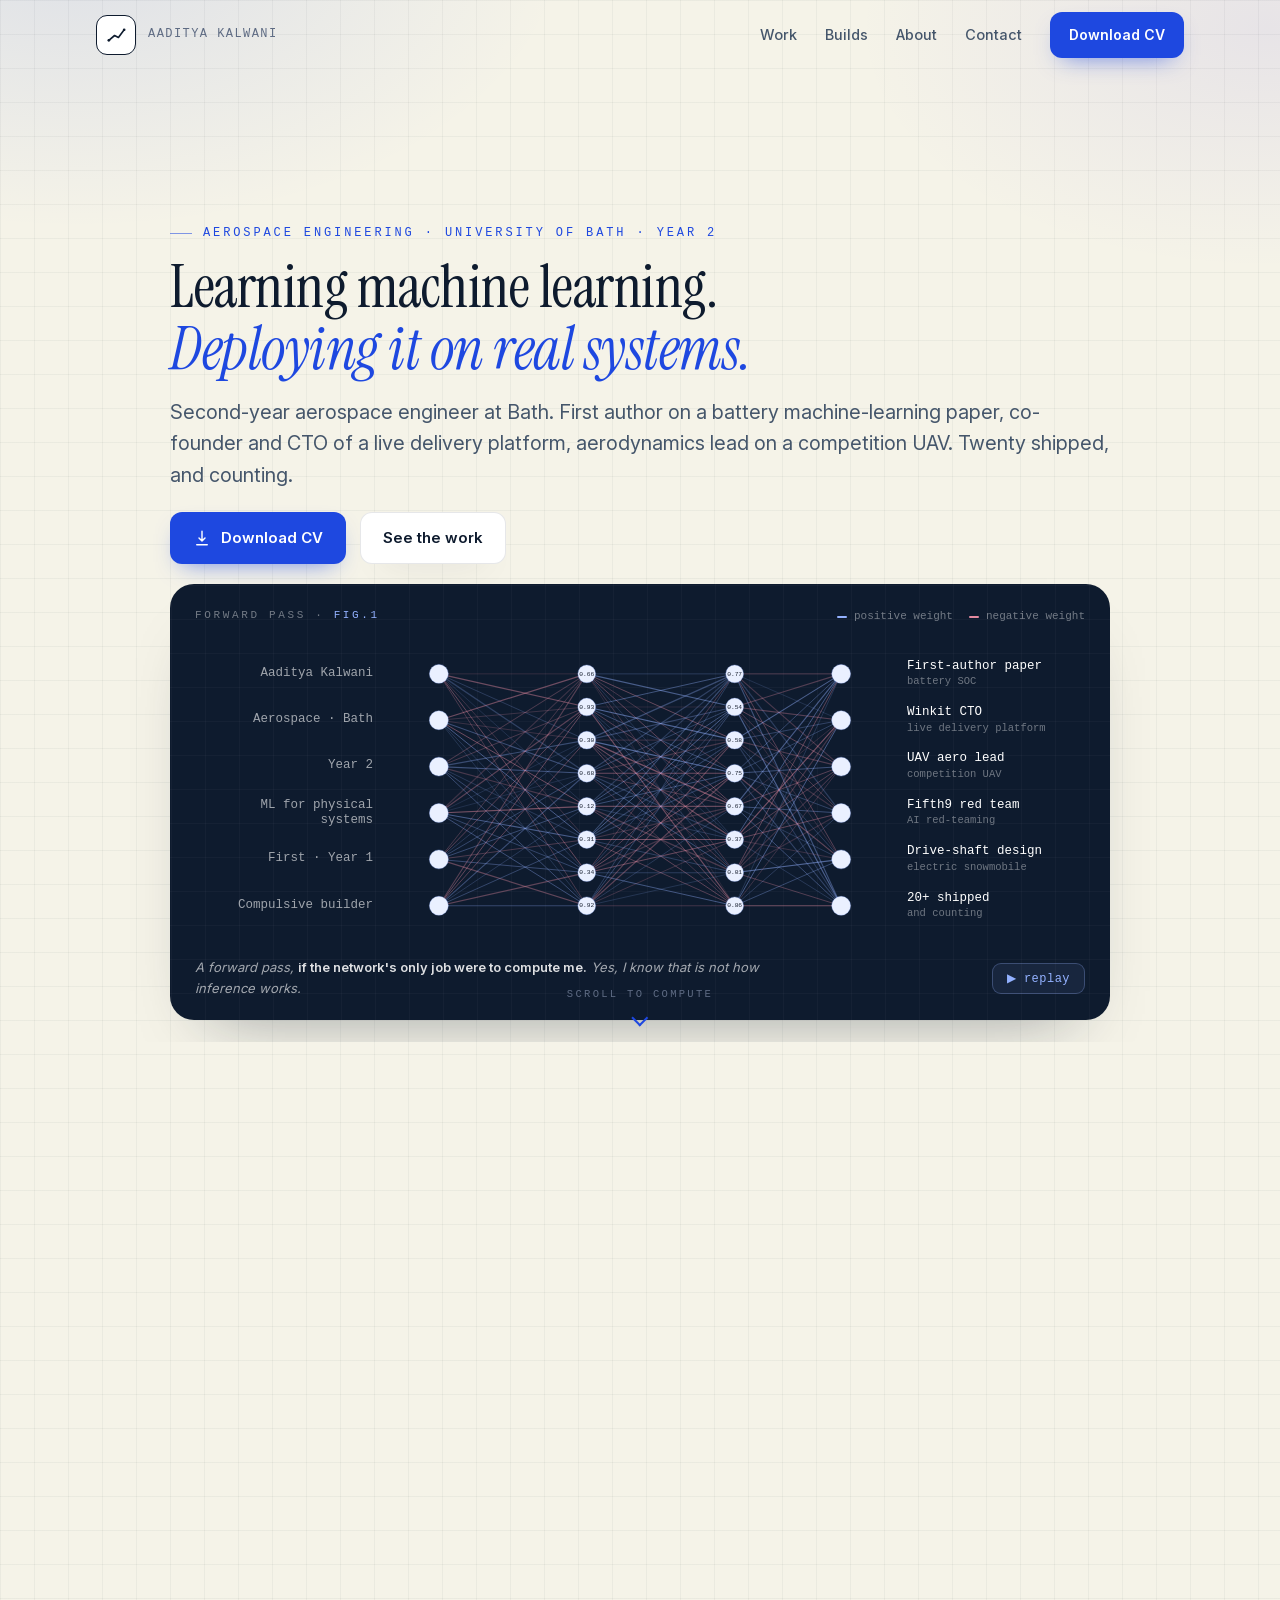
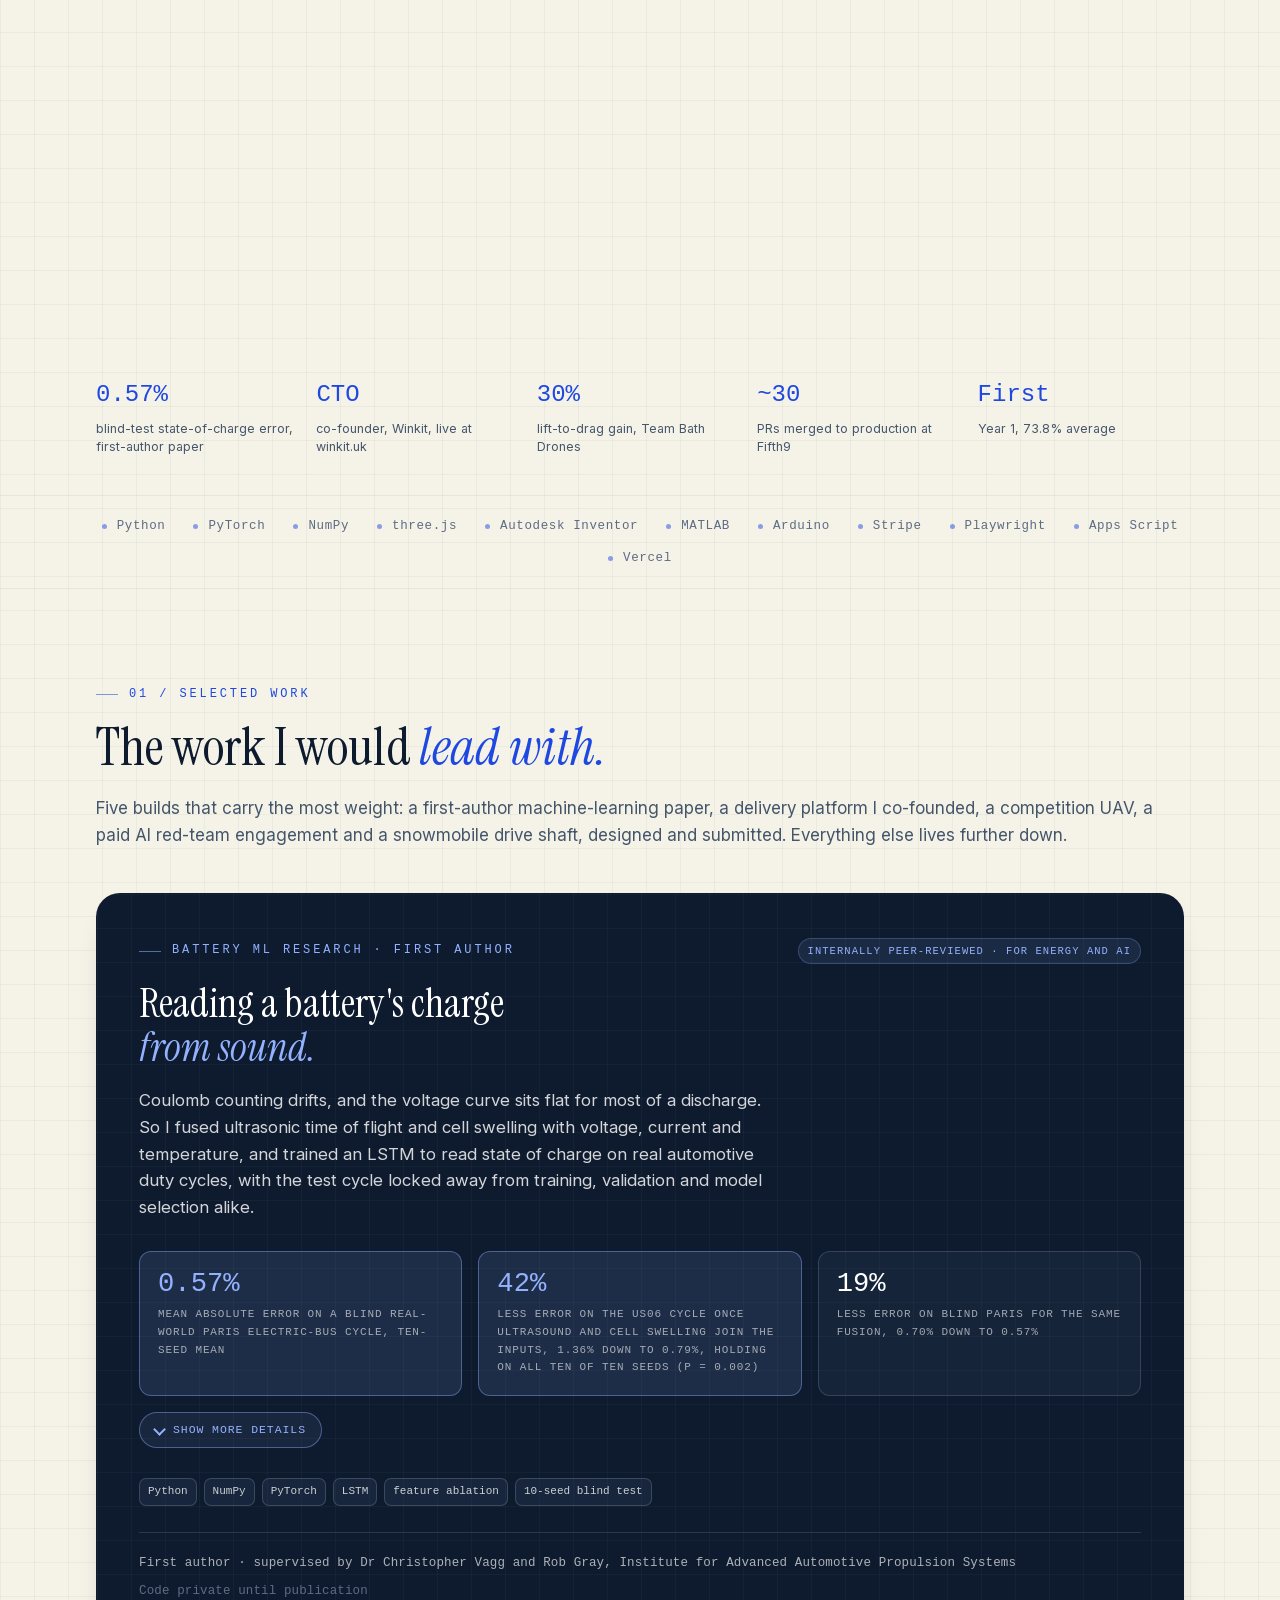
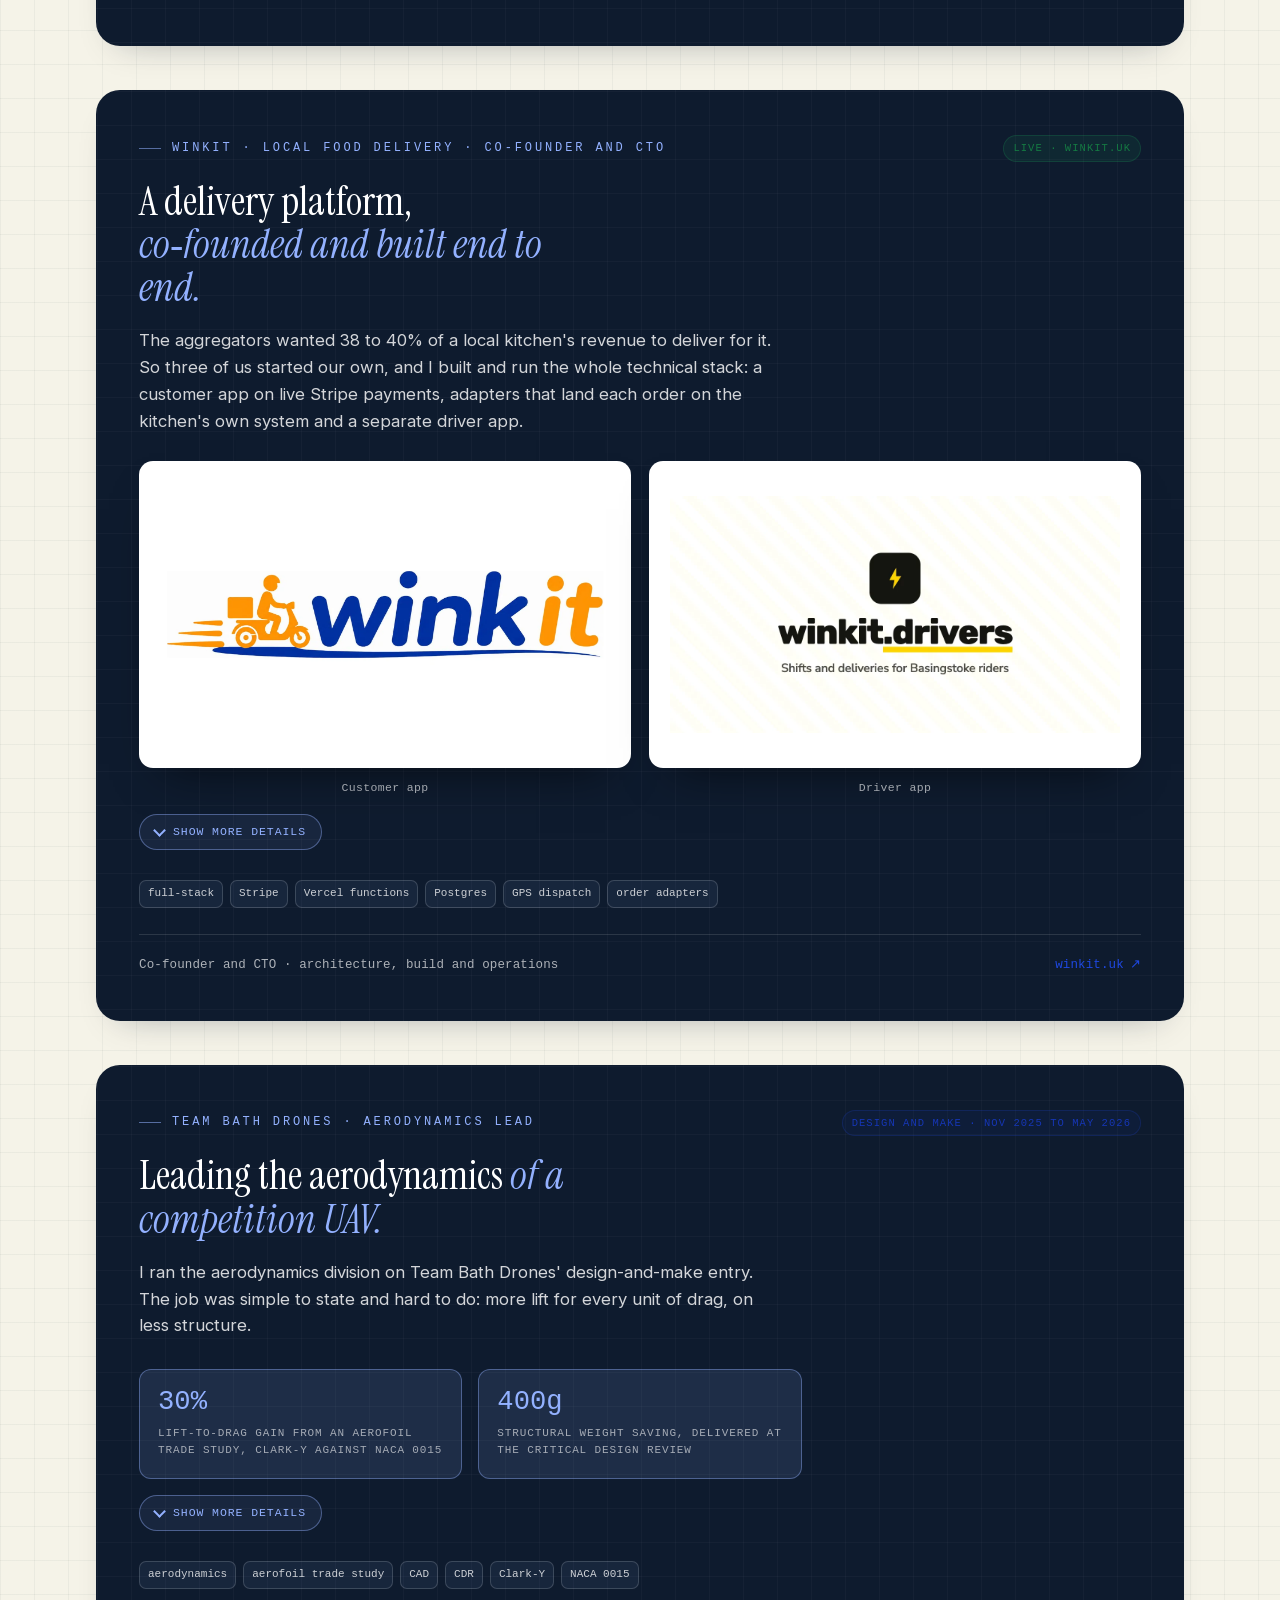
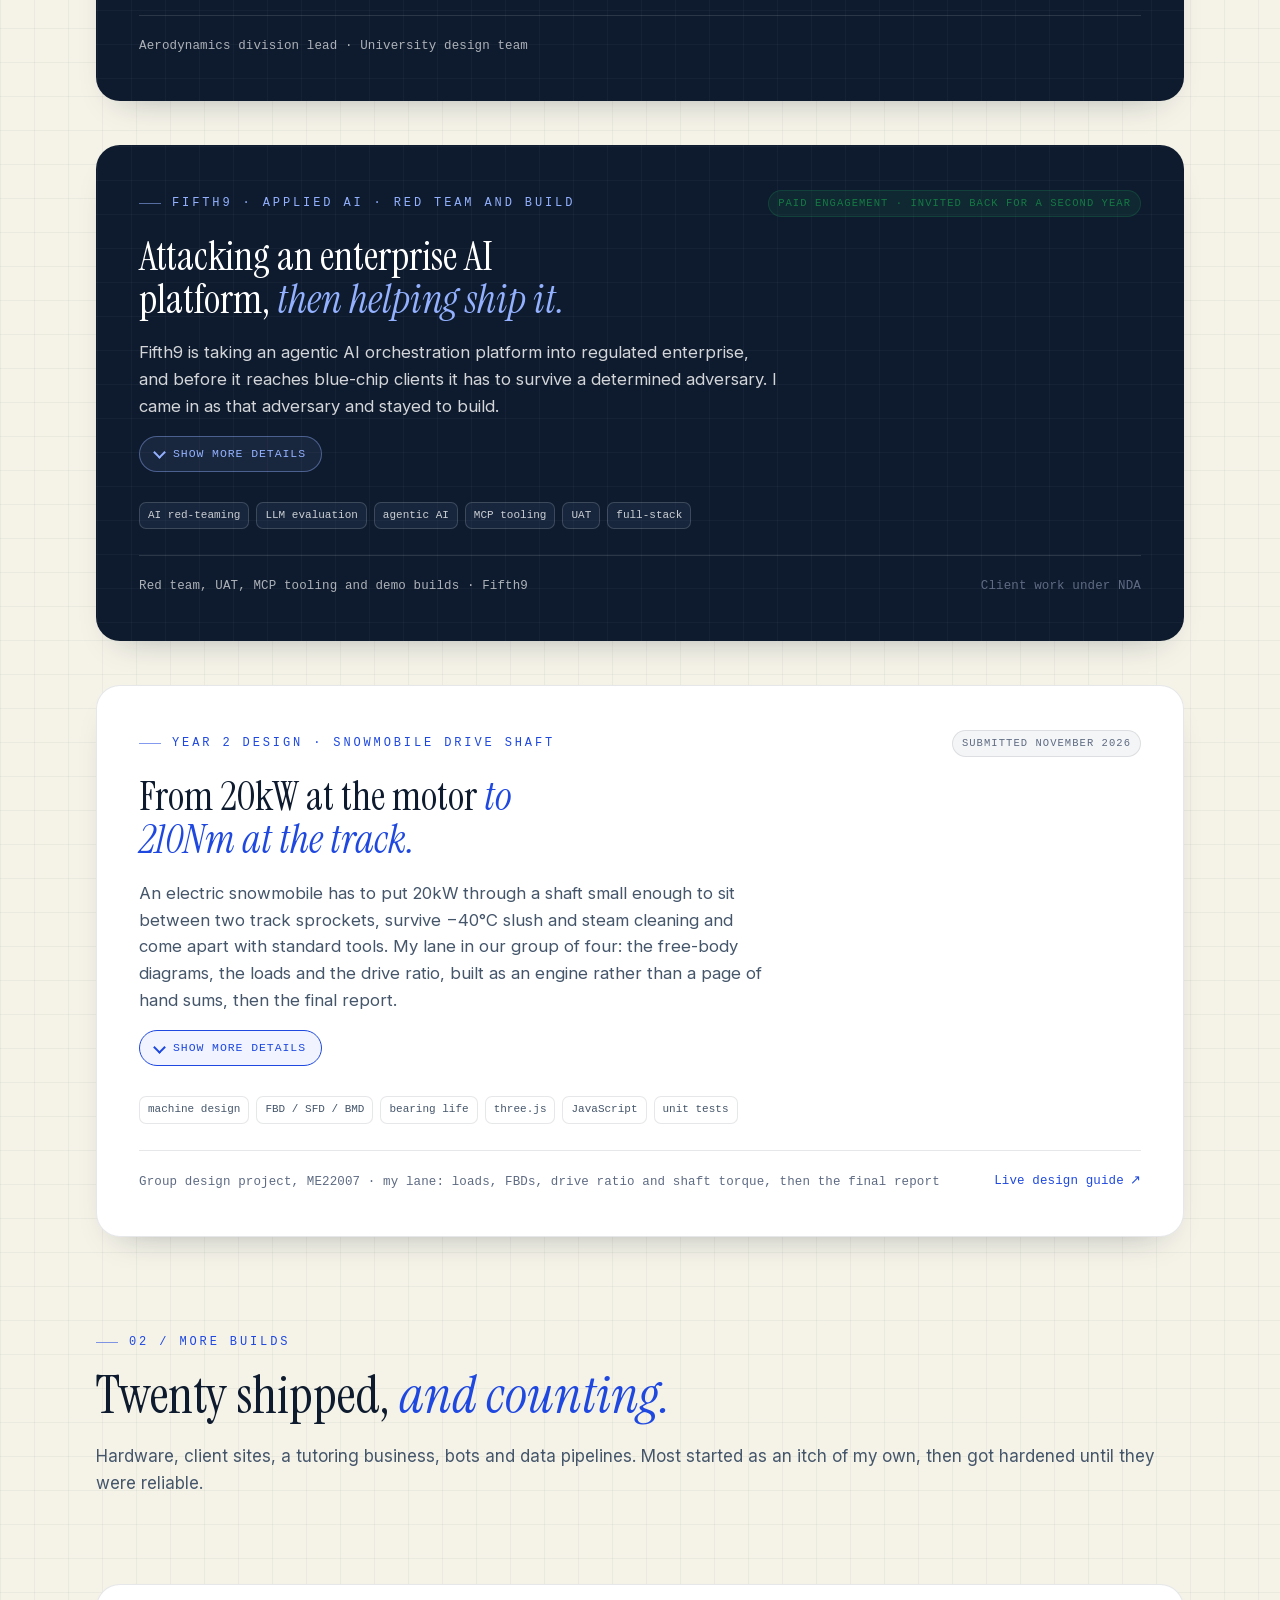
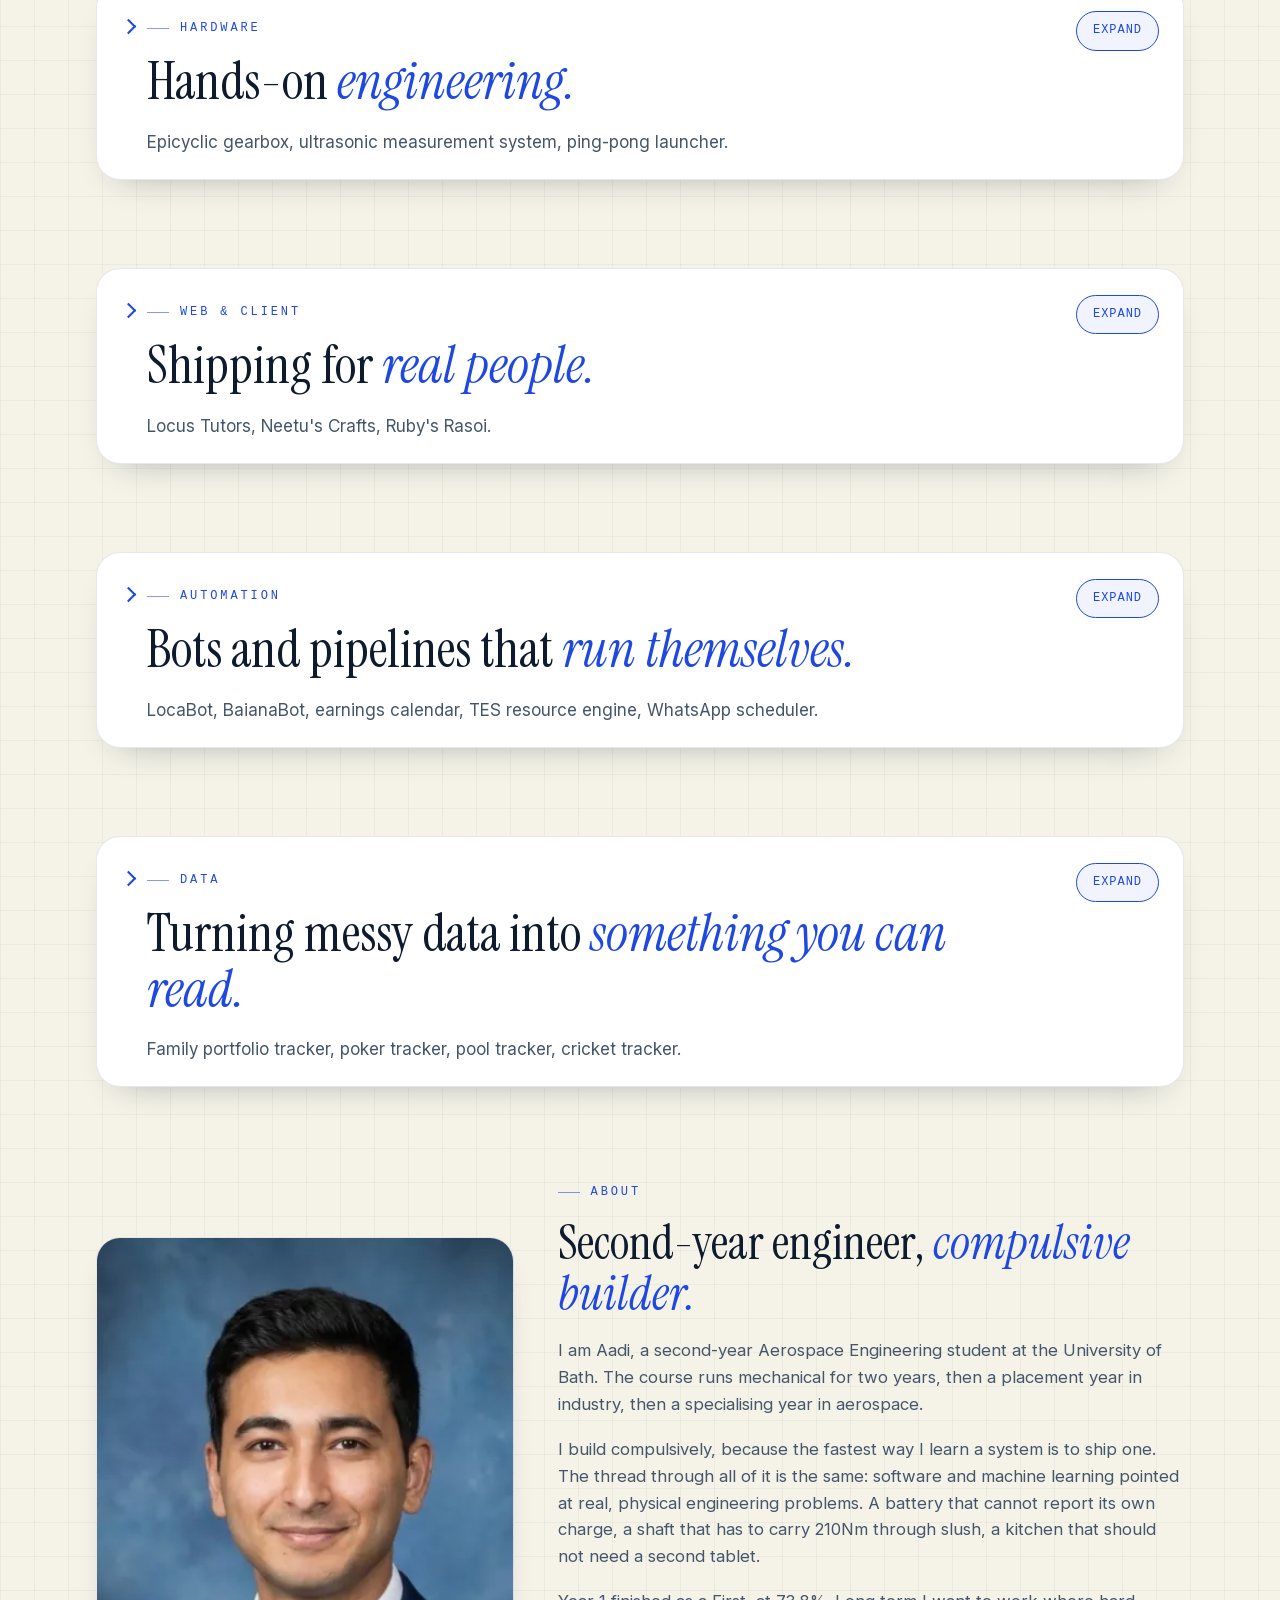
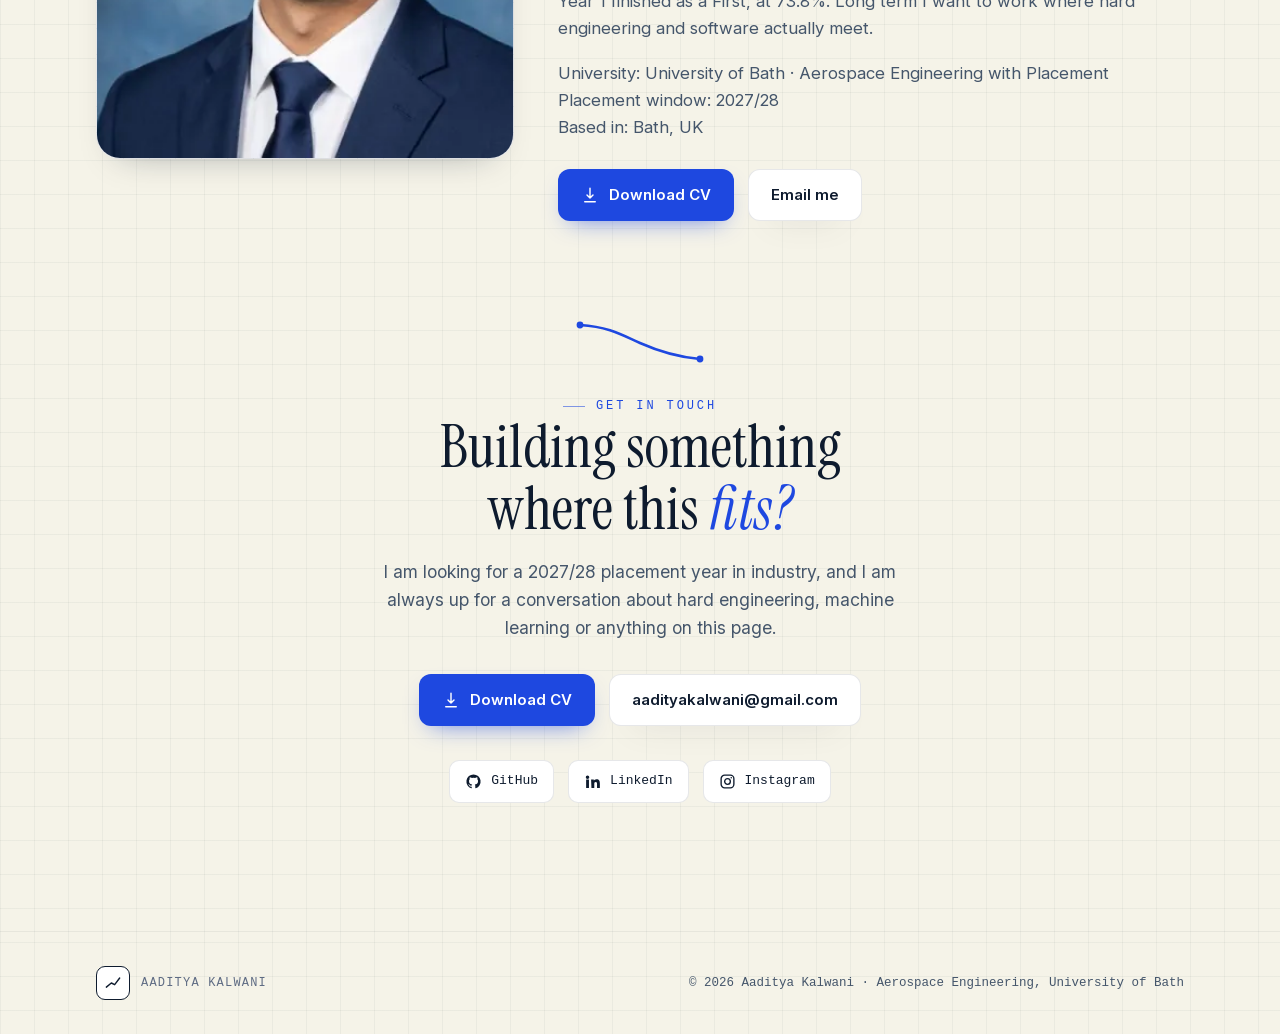
<file: m.html>
<!DOCTYPE html>
<html lang="en-GB">
<head>
<meta charset="UTF-8">
<meta name="viewport" content="width=device-width, initial-scale=1">
<title>Aaditya Kalwani · Aerospace engineer and builder</title>
<script>document.documentElement.className+=" js";</script>
<link rel="icon" href="data:image/svg+xml,<svg xmlns='http://www.w3.org/2000/svg' viewBox='0 0 24 24'><rect width='24' height='24' rx='6' fill='%230E1B2E'/><path d='M4 17 L10 12 L14 14 L20 6' fill='none' stroke='%231E48E0' stroke-width='2.3' stroke-linecap='round' stroke-linejoin='round'/><circle cx='4' cy='17' r='1.5' fill='%231E48E0'/><circle cx='20' cy='6' r='1.5' fill='%231E48E0'/></svg>">
<meta name="description" content="Aerospace engineering student at Bath. First-author battery ML research, Winkit co-founder and CTO, UAV aerodynamics lead. Twenty projects shipped.">

<!-- Link preview (Open Graph + Twitter) -->
<link rel="canonical" href="https://aadityakalwani.com/">
<meta property="og:type" content="website">
<meta property="og:site_name" content="Aaditya Kalwani">
<meta property="og:locale" content="en_GB">
<meta property="og:url" content="https://aadityakalwani.com/">
<meta property="og:title" content="Aaditya Kalwani · Aerospace engineer and builder">
<meta property="og:description" content="Second-year aerospace engineer at Bath. First-author battery ML research, co-founder and CTO of Winkit, UAV aerodynamics lead and AI red-teaming. Twenty shipped, and counting.">
<meta property="og:image" content="https://aadityakalwani.com/og.jpg?v=20261122b">
<meta property="og:image:width" content="1200">
<meta property="og:image:height" content="630">
<meta name="twitter:card" content="summary_large_image">
<meta name="twitter:title" content="Aaditya Kalwani · Aerospace engineer and builder">
<meta name="twitter:description" content="Second-year aerospace engineer at Bath. First-author battery ML research, co-founder and CTO of Winkit, UAV aerodynamics lead and AI red-teaming. Twenty shipped, and counting.">
<meta name="twitter:image" content="https://aadityakalwani.com/og.jpg?v=20261122b">

<link rel="preload" href="assets/fonts/inter-latin.woff2" as="font" type="font/woff2" crossorigin>
<link rel="preload" href="assets/fonts/instrument-serif-latin.woff2" as="font" type="font/woff2" crossorigin>
<style>/* Aaditya Kalwani portfolio. Design tokens, then components. Light by default. */
/* Self-hosted fonts (latin subset). No third-party request, no render-blocking stylesheet. */
@font-face{font-family:"Inter";font-style:normal;font-weight:400 700;font-display:swap;src:url(assets/fonts/inter-latin.woff2) format("woff2");
  unicode-range:U+0000-00FF,U+0131,U+0152-0153,U+02BB-02BC,U+02C6,U+02DA,U+02DC,U+0304,U+0308,U+0329,U+2000-206F,U+20AC,U+2122,U+2191,U+2193,U+2212,U+2215,U+FEFF,U+FFFD}
@font-face{font-family:"Instrument Serif";font-style:normal;font-weight:400;font-display:swap;src:url(assets/fonts/instrument-serif-latin.woff2) format("woff2");
  unicode-range:U+0000-00FF,U+0131,U+0152-0153,U+02BB-02BC,U+02C6,U+02DA,U+02DC,U+0304,U+0308,U+0329,U+2000-206F,U+20AC,U+2122,U+2191,U+2193,U+2212,U+2215,U+FEFF,U+FFFD}
@font-face{font-family:"Instrument Serif";font-style:italic;font-weight:400;font-display:swap;src:url(assets/fonts/instrument-serif-italic-latin.woff2) format("woff2");
  unicode-range:U+0000-00FF,U+0131,U+0152-0153,U+02BB-02BC,U+02C6,U+02DA,U+02DC,U+0304,U+0308,U+0329,U+2000-206F,U+20AC,U+2122,U+2191,U+2193,U+2212,U+2215,U+FEFF,U+FFFD}
  .fp-svg{position:absolute;inset:0;width:100%;height:100%;overflow:visible}
  .fp-label{position:absolute;transform:translateY(-50%);font-family:ui-monospace,"SF Mono",Menlo,Consolas,monospace;font-size:clamp(8px,1.05vw,12.5px);line-height:1.24;pointer-events:none}
  .fp-label.in{left:1%;width:19%;text-align:right;color:rgba(255,255,255,.6)}
  .fp-label.out{left:80%;width:19%;text-align:left;color:#fff;font-weight:500}
  .fp-label .fp-sub{display:block;color:rgba(255,255,255,.4);font-size:.84em;font-weight:400;margin-top:1px}
  @media(max-width:620px){.fp-label{display:none}}
  .fp-edge{fill:none;stroke-linecap:round;opacity:var(--op)}
  .fp-node{stroke:rgba(147,177,255,.4);stroke-width:1.4;fill:#eaf0ff;transform-box:fill-box;transform-origin:center}
  .fp-actval{fill:#081020;font-family:ui-monospace,"SF Mono",Menlo,Consolas,monospace;font-size:10.5px;font-weight:500;text-anchor:middle;dominant-baseline:middle;opacity:.92}
  /* The signal: one pulse sweeps input to output, rests, and repeats. It only runs while the panel is on screen (.live). */
  @keyframes fpSig{0%{opacity:var(--op)}9%{opacity:.95}30%,100%{opacity:var(--op)}}
  @keyframes fpPop{0%{fill:#2c4079;transform:scale(1)}7%{fill:#fff;transform:scale(1.4)}22%{fill:#eaf0ff;transform:scale(1)}78%{fill:#eaf0ff}100%{fill:#2c4079}}
  .fp-edge{animation:fpSig 4.4s ease-in-out var(--d) infinite;animation-play-state:paused}
  .fp-node{animation:fpPop 4.4s ease-out var(--d) infinite;animation-play-state:paused}
  .fp-panel.live .fp-edge,.fp-panel.live .fp-node{animation-play-state:running}
  .fp-panel.rs .fp-edge,.fp-panel.rs .fp-node{animation:none}
  .fp-stage{cursor:default}
  @media(prefers-reduced-motion:reduce){.fp-edge,.fp-node{animation:none!important}.fp-replay{display:none}}
  .stats-m{list-style:none;margin:34px 0 0;padding:0;display:grid;grid-template-columns:repeat(5,1fr);gap:14px}
  .stats-m li{display:flex;flex-direction:column;gap:6px}
  .stats-m b{font-family:ui-monospace,"SF Mono",Menlo,Consolas,monospace;font-size:1.5rem;font-weight:500;color:var(--accent)}
  .stats-m span{font-size:12.5px;line-height:1.4;color:var(--ink-soft)}
  @media(max-width:720px){.stats-m{grid-template-columns:repeat(2,1fr)}}
  .abl-wrap{overflow-x:auto;margin:10px 0}
  .abl{border-collapse:collapse;font-family:ui-monospace,"SF Mono",Menlo,Consolas,monospace;font-size:11.5px;min-width:520px;width:100%}
  .abl th,.abl td{text-align:left;padding:7px 10px;border-bottom:1px solid rgba(255,255,255,.14)}
  .abl th{color:rgba(255,255,255,.55);font-weight:500}
</style>

<style>
  :root{
    --paper:#F5F3E8;
    --card:#FFFFFF;
    --ink:#0E1B2E;
    --ink-soft:#45566B;
    --ink-faint:#5E6B83;
    --accent:#1E48E0;
    --accent-deep:#1636B4;
    --accent-lift:#93B1FF;
    --accent-wash:rgba(30,72,224,0.06);
    --line:rgba(14,27,46,0.10);
    --line-soft:rgba(14,27,46,0.06);
    --grid:rgba(14,27,46,0.045);
    --ok:#157A43;
    --r-comp:16px;
    --r-panel:24px;
    --maxw:1140px;
    --ease:cubic-bezier(.2,.7,.2,1);
    --shadow:0 34px 66px -40px rgba(14,27,46,.42);
    --shadow-sm:0 16px 34px -24px rgba(14,27,46,.42);
  }
  *{box-sizing:border-box;margin:0;padding:0}
  html{scroll-behavior:smooth;-webkit-text-size-adjust:100%}
  @media (prefers-reduced-motion:reduce){html{scroll-behavior:auto}}
  html.lenis{scroll-behavior:auto}   /* Lenis's own class; Lenis owns scroll, kill native smooth to avoid double-animation */
  
  body{
    font-family:'Inter',system-ui,sans-serif;
    color:var(--ink-soft);
    background:var(--paper);
    background-image:
      linear-gradient(var(--grid) 1px,transparent 1px),
      linear-gradient(90deg,var(--grid) 1px,transparent 1px),
      radial-gradient(58% 46% at 6% -6%,rgba(30,72,224,.11),rgba(30,72,224,0) 66%),
      radial-gradient(50% 40% at 99% 3%,rgba(91,74,222,.09),rgba(91,74,222,0) 64%);
    background-size:34px 34px,34px 34px,100% 940px,100% 940px;
    background-repeat:repeat,repeat,no-repeat,no-repeat;
    line-height:1.6;
    -webkit-font-smoothing:antialiased;
    text-rendering:optimizeLegibility;
    overflow-x:hidden;
  }
  .wrap{max-width:var(--maxw);margin:0 auto;padding:0 26px}
  h1,h2,h3,h4{color:var(--ink);line-height:1.05;font-weight:400}
  h2{letter-spacing:-.4px}
  section[id]{scroll-margin-top:88px}
  .serif{font-family:'Instrument Serif',Georgia,serif;font-weight:400;letter-spacing:0}
  .serif em{font-style:italic;color:var(--accent)}
  .eyebrow{
    font-family:ui-monospace,"SF Mono",Menlo,Consolas,monospace;font-size:12px;font-weight:500;
    letter-spacing:.24em;text-transform:uppercase;color:var(--accent);
    display:inline-flex;align-items:center;gap:11px;
  }
  .eyebrow::before{content:"";width:22px;height:1px;background:var(--accent);opacity:.55}
  a{color:inherit;text-decoration:none}
  ::selection{background:rgba(30,72,224,.16)}

  /* buttons */
  .btn{
    display:inline-flex;align-items:center;justify-content:center;gap:10px;cursor:pointer;
    font-weight:600;font-size:15px;border-radius:12px;padding:13px 22px;min-height:48px;
    border:1.5px solid transparent;transition:all .22s var(--ease);white-space:nowrap;
  }
  .btn svg{width:18px;height:18px;flex:0 0 auto}
  .btn-primary{background:var(--accent);color:#fff;box-shadow:0 10px 24px -12px rgba(30,72,224,.7)}
  .btn-primary:hover{background:var(--accent-deep);transform:translate(2px,-2px);box-shadow:0 18px 32px -12px rgba(30,72,224,.75)}
  .btn-ghost{background:var(--card);color:var(--ink);border-color:var(--line);box-shadow:var(--shadow-sm)}
  .btn-ghost:hover{border-color:var(--ink);background:var(--card);transform:translateY(-2px)}
  .btn-nav{padding:11px 18px;min-height:42px;font-size:14px}
  a.btn:focus-visible,a:focus-visible,summary:focus-visible{outline:3px solid var(--accent);outline-offset:3px;border-radius:12px}

  /* nav */
  .nav{position:sticky;top:0;z-index:60;transition:box-shadow .3s var(--ease),background .3s var(--ease)}
  .nav.scrolled{background:rgba(245,243,232,.86);backdrop-filter:blur(12px);box-shadow:0 1px 0 var(--line-soft)}
  .nav-in{display:flex;align-items:center;justify-content:space-between;height:70px}
  .brand{display:flex;align-items:center;gap:12px;color:var(--ink)}
  .mark{width:40px;height:40px;border-radius:11px;border:1.5px solid var(--ink);
    display:grid;place-items:center;flex:0 0 auto;background:var(--card)}
  .mark svg{width:23px;height:23px}
  .brand-tag{font-family:ui-monospace,"SF Mono",Menlo,Consolas,monospace;font-size:12px;letter-spacing:.12em;
    text-transform:uppercase;color:var(--ink-faint)}
  .nav-links{display:flex;align-items:center;gap:28px}
  .nav-links a.link{font-size:14.5px;color:var(--ink-soft);font-weight:500;transition:color .2s}
  .nav-links a.link:hover{color:var(--ink)}
  @media(max-width:880px){.nav-links a.link{display:none}.brand-tag{display:none}}

  /* hero */
  .hero{position:relative;padding:72px 0 0}
  .hero-grid{display:grid;grid-template-columns:1.05fr .95fr;gap:48px;align-items:center}
  @media(max-width:900px){.hero-grid{grid-template-columns:1fr;gap:26px}}
  .hero h1{font-size:clamp(2.9rem,6.6vw,5rem);margin:22px 0 0;letter-spacing:-.5px}
  .lede{font-size:clamp(1.06rem,2vw,1.24rem);max-width:44ch;margin:24px 0 0;color:var(--ink-soft)}
  .hero-cta{display:flex;flex-wrap:wrap;gap:14px;margin-top:32px}

  /* cinematic pinned hero (desktop + fine pointer + motion allowed): scroll drives the forward pass */
  .hero-pin{position:relative}
  .hero-scrollcue{display:none}
  @media(min-width:901px) and (pointer:fine) and (prefers-reduced-motion:no-preference){
    .hero-pin{height:200vh}
    .hero-stage{position:sticky;top:0;height:100vh;display:flex;flex-direction:column;justify-content:center;
      padding:74px 0 22px;overflow:hidden}
    .hero-stage > .wrap{display:flex;flex-direction:column;min-height:0;flex:1 1 auto;justify-content:center}
    .hero-stage .hero-head{max-width:940px}
    .hero-stage .hero-head h1{font-size:clamp(2.4rem,4.6vw,3.7rem);margin-top:14px}
    .hero-stage .lede{margin-top:16px;max-width:62ch}
    .hero-stage .hero-cta{margin-top:20px}
    .hero-stage .assure{display:none}
    .hero-stage .fp-panel{margin:20px 0 0;flex:1 1 auto;display:flex;flex-direction:column;min-height:0}
    .hero-stage .fp-stage{aspect-ratio:auto;flex:1 1 auto;min-height:120px}
    .hero-scrollcue{display:flex;position:absolute;left:50%;bottom:18px;transform:translateX(-50%);
      flex-direction:column;align-items:center;gap:9px;pointer-events:none;transition:opacity .3s;
      font-family:ui-monospace,"SF Mono",Menlo,Consolas,monospace;font-size:10.5px;letter-spacing:.22em;text-transform:uppercase;color:var(--ink-faint)}
    .hero-scrollcue .cue-arrow{width:12px;height:12px;border-right:2px solid var(--accent);border-bottom:2px solid var(--accent);
      transform:rotate(45deg);animation:cueBob 1.6s ease-in-out infinite}
    @keyframes cueBob{0%,100%{transform:rotate(45deg) translate(0,0)}50%{transform:rotate(45deg) translate(3px,3px)}}
  }
  @media(prefers-reduced-motion:reduce){.hero-scrollcue .cue-arrow{animation:none}}
  @media(min-width:901px) and (pointer:fine) and (max-height:780px){.hero-scrollcue{display:none}}   /* short laptop: cue would collide with the panel caption */
  .assure{margin-top:22px;font-family:ui-monospace,"SF Mono",Menlo,Consolas,monospace;font-size:12.5px;
    letter-spacing:.01em;color:var(--ink-faint);display:flex;align-items:flex-start;gap:10px;max-width:52ch}
  .assure .dot{width:8px;height:8px;border-radius:50%;background:var(--ok);flex:0 0 auto;margin-top:5px;
    box-shadow:0 0 0 4px rgba(31,157,87,.16)}

  /* hero plot: a self-drawing battery discharge / SOC curve on the page paper */
  .heroplot{position:relative;min-height:360px}
  @media(max-width:900px){.heroplot{min-height:auto;margin-top:6px}.plot-badge{position:static;left:auto;top:auto;margin-top:12px;display:inline-block}}
  .heroplot svg{width:100%;height:100%;display:block;overflow:visible}
  .axis{stroke:var(--line);stroke-width:1.25}
  .ticklab{font-family:ui-monospace,"SF Mono",Menlo,Consolas,monospace;font-size:12px;fill:var(--ink-faint);letter-spacing:.04em}
  .curve{fill:none;stroke:var(--accent);stroke-width:3.4;stroke-linecap:round}
  .curve-est{fill:none;stroke:var(--accent-lift);stroke-width:2;stroke-dasharray:5 6;stroke-linecap:round;
    opacity:0;animation:fadein 1s ease 1.9s forwards}
  .curve-draw{stroke-dasharray:1;stroke-dashoffset:1;animation:draw 2.1s var(--ease) .35s forwards}
  @keyframes draw{to{stroke-dashoffset:0}}
  .area{fill:url(#fade);opacity:0;animation:fadein 1.2s ease 1.6s forwards}
  @keyframes fadein{to{opacity:1}}
  .pt{fill:var(--accent);opacity:0;animation:pop .45s var(--ease) forwards}
  .pt-ring{fill:var(--paper);stroke:var(--accent);stroke-width:2;opacity:0;animation:pop .45s var(--ease) forwards}
  @keyframes pop{to{opacity:1}}
  .plot-badge{
    position:absolute;left:14%;top:6%;background:var(--card);
    border:1px solid var(--line);border-radius:12px;padding:10px 14px;box-shadow:var(--shadow-sm);
    font-family:ui-monospace,"SF Mono",Menlo,Consolas,monospace;font-size:12px;color:var(--ink);letter-spacing:.01em;
    opacity:0;animation:fadein .6s ease 2.5s forwards;
  }
  .plot-badge b{color:var(--accent);font-weight:500}
  @media(prefers-reduced-motion:reduce){
    .curve-draw{animation:none;stroke-dashoffset:0}
    .pt,.pt-ring,.area,.plot-badge,.curve-est{animation:none;opacity:1}.pt-ring{opacity:1}
  }

  /* trust strip */
  .trust{border-top:1px solid var(--line-soft);border-bottom:1px solid var(--line-soft);margin-top:40px}
  .trust-in{display:flex;flex-wrap:wrap;justify-content:center;gap:12px 28px;padding:20px 26px;
    font-family:ui-monospace,"SF Mono",Menlo,Consolas,monospace;font-size:12.5px;letter-spacing:.05em;color:var(--ink-faint)}
  .trust-in span{display:inline-flex;align-items:center;gap:10px}
  .trust-in span::before{content:"";width:5px;height:5px;border-radius:50%;background:var(--accent);opacity:.5}

  /* sections */
  .block{padding:88px 0 0}
  .block-head{max-width:none}
  .block-head h2{font-size:clamp(2.1rem,4.5vw,3.3rem);margin:16px 0 0}
  .block-head p{margin-top:18px;font-size:1.07rem}

  /* collapsible sections — an obvious clickable card (native <details>) */
  .toggle{border:1px solid var(--line);border-radius:var(--r-panel);background:var(--card);
    box-shadow:var(--shadow-sm);transition:border-color .25s var(--ease),box-shadow .25s var(--ease)}
  .toggle:hover{border-color:var(--accent-lift);box-shadow:var(--shadow)}
  .toggle > summary{list-style:none;cursor:pointer;position:relative;padding:26px 152px 24px 50px}
  .toggle > summary::-webkit-details-marker{display:none}
  .toggle > summary::before{content:"";position:absolute;left:26px;top:36px;width:9px;height:9px;
    border-right:2.5px solid var(--accent);border-bottom:2.5px solid var(--accent);
    transform:rotate(-45deg);transition:transform .28s var(--ease)}
  .toggle[open] > summary::before{transform:rotate(45deg)}
  .toggle > summary::after{content:"Expand";position:absolute;right:24px;top:26px;
    font-family:ui-monospace,"SF Mono",Menlo,Consolas,monospace;font-size:12px;font-weight:500;letter-spacing:.08em;text-transform:uppercase;
    padding:9px 16px;border-radius:999px;border:1.5px solid var(--accent);color:var(--accent);background:var(--accent-wash);
    transition:background .2s,color .2s}
  .toggle[open] > summary::after{content:"Collapse"}
  .toggle > summary:hover::after{background:var(--accent);color:#fff}
  .toggle > summary:hover h2{color:var(--accent-deep)}
  .toggle > summary:focus-visible{outline:3px solid var(--accent);outline-offset:4px;border-radius:var(--r-panel)}
  .toggle-body{padding:0 32px 30px 50px}
  @media(max-width:640px){
    .toggle > summary{padding:22px 20px 18px 44px}
    .toggle > summary::before{left:20px;top:32px}
    .toggle > summary::after{position:static;display:inline-block;margin-top:14px}
    .toggle-body{padding:0 20px 22px 20px}
  }
  @media(prefers-reduced-motion:reduce){.toggle,.toggle > summary::before{transition:none}}

  /* inline "show more details" within a card or case, the section-toggle idiom sized down */
  .more{margin-top:16px}
  .more > summary{list-style:none;cursor:pointer;display:inline-flex;align-items:center;gap:9px;
    font-family:ui-monospace,"SF Mono",Menlo,Consolas,monospace;font-size:11.5px;font-weight:500;letter-spacing:.08em;text-transform:uppercase;
    color:var(--accent);padding:8px 15px;border:1.5px solid var(--accent);border-radius:999px;background:var(--accent-wash);
    transition:background .2s var(--ease),color .2s var(--ease)}
  .more > summary::-webkit-details-marker{display:none}
  .more > summary::before{content:"";width:7px;height:7px;border-right:2.2px solid currentColor;
    border-bottom:2.2px solid currentColor;transform:rotate(45deg);transition:transform .28s var(--ease);margin-top:-2px}
  .more[open] > summary::before{transform:rotate(-135deg)}
  .more .sl,.more[open] .sm{display:none}
  .more[open] .sl{display:inline}
  .skip{position:absolute;left:12px;top:-60px;z-index:100;padding:12px 18px;border-radius:999px;background:var(--ink);color:var(--paper);font-weight:600;text-decoration:none}
  .skip:focus{top:12px}
  .more > summary:hover{background:var(--accent);color:#fff}
  .more > summary:focus-visible{outline:3px solid var(--accent);outline-offset:3px;border-radius:999px}
  .more-body{margin-top:22px}
  .more-body .case-cols{margin-top:0}
  .more-body > p{font-size:.99rem;color:var(--ink-soft)}
  .more-body > p + p{margin-top:14px}
  .more-body a{color:var(--accent);border-bottom:1px solid transparent;transition:border-color .15s}
  .more-body a:hover{border-color:var(--accent)}
  .card .more{margin-top:14px}
  .card .more-body{margin-top:14px}
  .card .more-body > p{font-size:.95rem}
  .case-summary{margin-top:18px;font-size:1.05rem;max-width:64ch}
  .case.dark .case-summary{color:rgba(255,255,255,.82)}
  .case.dark .more > summary{color:var(--accent-lift);border-color:rgba(147,177,255,.42);background:rgba(147,177,255,.08)}
  .case.dark .more > summary:hover{background:var(--accent-lift);color:var(--ink)}
  @media(prefers-reduced-motion:reduce){.more,.more > summary::before{transition:none}}

  /* winkit case — real app visuals instead of a text wall */
  .case-apps{display:grid;grid-template-columns:1fr 1fr;gap:18px;margin-top:26px}
  @media(max-width:640px){.case-apps{grid-template-columns:1fr}}
  .case-app{margin:0}
  .case-app-img{background:#fff;border-radius:14px;border:1px solid rgba(255,255,255,.16);
    box-shadow:0 22px 46px -26px rgba(0,0,0,.7);aspect-ratio:16/10;overflow:hidden;
    display:flex;align-items:center;justify-content:center;padding:20px}
  .case-app-img img{max-width:100%;max-height:100%;width:auto;height:auto;object-fit:contain;display:block}
  .case-app figcaption{font-family:ui-monospace,"SF Mono",Menlo,Consolas,monospace;font-size:11.5px;letter-spacing:.03em;
    color:rgba(255,255,255,.62);margin-top:11px;text-align:center}

  /* project cards */
  .cards{display:flex;flex-wrap:wrap;justify-content:center;gap:20px;margin-top:44px}
  .cards .card{flex:0 1 calc((100% - 40px)/3)}
  #data .cards .card{flex-basis:calc((100% - 20px)/2)}
  @media(max-width:860px){.cards .card,#data .cards .card{flex-basis:100%}}
  .card{position:relative;display:flex;flex-direction:column;background:var(--card);border:1px solid var(--line);border-radius:var(--r-comp);
    padding:26px 24px 22px;transition:transform .25s var(--ease),box-shadow .25s var(--ease),border-color .25s var(--ease);overflow:hidden}
  .card::after{content:"";position:absolute;left:0;top:0;height:3px;width:100%;background:var(--accent);
    transform:scaleX(0);transform-origin:left;transition:transform .3s var(--ease)}
  .card:hover{transform:translateY(-4px);box-shadow:var(--shadow-sm);border-color:transparent}
  .card:hover::after{transform:scaleX(1)}
  .proj-top{display:flex;align-items:center;justify-content:space-between;gap:12px;margin-bottom:16px}
  .proj-cat{font-family:ui-monospace,"SF Mono",Menlo,Consolas,monospace;font-size:11px;letter-spacing:.14em;text-transform:uppercase;color:var(--ink-faint)}
  .card h3{font-size:1.22rem;color:var(--ink);font-family:'Inter';font-weight:600;line-height:1.25}
  .card > p{margin-top:9px;font-size:.97rem;color:var(--ink-soft)}
  .pill{font-family:ui-monospace,"SF Mono",Menlo,Consolas,monospace;font-size:10.5px;letter-spacing:.1em;text-transform:uppercase;
    padding:4px 9px;border-radius:999px;white-space:nowrap;border:1px solid transparent}
  .pill-live{color:var(--ok);background:rgba(31,157,87,.10);border-color:rgba(31,157,87,.22)}
  .pill-client{color:var(--accent);background:var(--accent-wash);border-color:rgba(30,72,224,.20)}
  .pill-private{color:var(--ink-faint);background:rgba(14,27,46,.045);border-color:var(--line)}
  .pill-research{color:var(--accent-deep);background:var(--accent-wash);border-color:rgba(30,72,224,.20)}
  .tags{display:flex;flex-wrap:wrap;gap:7px;margin-top:16px}
  .tag{font-family:ui-monospace,"SF Mono",Menlo,Consolas,monospace;font-size:11px;color:var(--ink-soft);
    border:1px solid var(--line);border-radius:7px;padding:4px 8px;background:rgba(255,255,255,.5)}
  .plinks{margin-top:auto;padding-top:18px;display:flex;flex-wrap:wrap;gap:16px}
  .plinks a{font-family:ui-monospace,"SF Mono",Menlo,Consolas,monospace;font-size:12.5px;color:var(--accent);font-weight:500;
    display:inline-flex;align-items:center;gap:6px;border-bottom:1px solid transparent;transition:border-color .15s}
  .plinks a:hover{border-color:var(--accent)}
  .plinks .muted{font-family:ui-monospace,"SF Mono",Menlo,Consolas,monospace;font-size:12.5px;color:var(--ink-faint)}

  /* case study panels */
  .case{margin-top:44px;border-radius:var(--r-panel);padding:44px 42px;background:var(--card);
    border:1px solid var(--line);box-shadow:var(--shadow-sm);position:relative;overflow:hidden}
  @media(max-width:600px){.case{padding:32px 24px}}
  .case.dark{background:var(--ink);color:rgba(255,255,255,.82);border-color:transparent;
    background-image:linear-gradient(rgba(255,255,255,.028) 1px,transparent 1px),
      linear-gradient(90deg,rgba(255,255,255,.028) 1px,transparent 1px);background-size:34px 34px}
  .case.dark .eyebrow{color:var(--accent-lift)}.case.dark .eyebrow::before{background:var(--accent-lift)}
  .case.dark h3,.case.dark h4{color:#fff}
  .case.dark .case-col p{color:rgba(255,255,255,.68)}
  .case.dark .tag{color:rgba(255,255,255,.78);border-color:rgba(255,255,255,.16);background:rgba(147,177,255,.07)}
  .case.dark .case-foot{color:rgba(255,255,255,.66);border-top-color:rgba(255,255,255,.12)}
  .case.dark .pill-private{color:var(--accent-lift);background:rgba(147,177,255,.10);border-color:rgba(147,177,255,.24)}
  .case-kick{display:flex;align-items:center;justify-content:space-between;gap:14px;flex-wrap:wrap}
  .case h3{font-family:'Instrument Serif',Georgia,serif;font-weight:400;font-size:clamp(1.7rem,3.4vw,2.5rem);
    margin:18px 0 0;max-width:24ch;line-height:1.08}
  .case h3 em{font-style:italic;color:var(--accent)}
  .case.dark h3 em{color:var(--accent-lift)}
  .case-cols{display:grid;grid-template-columns:repeat(3,1fr);gap:30px;margin-top:34px}
  @media(max-width:760px){.case-cols{grid-template-columns:1fr;gap:24px}}
  .case-col h4{font-family:ui-monospace,"SF Mono",Menlo,Consolas,monospace;font-size:11px;font-weight:500;letter-spacing:.14em;
    text-transform:uppercase;color:var(--accent)}
  .case.dark .case-col h4{color:var(--accent-lift)}
  .case-col p{margin-top:12px;font-size:.99rem}
  .case .tags{margin-top:30px}
  .case-foot{margin-top:26px;padding-top:20px;border-top:1px solid var(--line);
    font-family:ui-monospace,"SF Mono",Menlo,Consolas,monospace;font-size:12.5px;letter-spacing:.01em;color:var(--ink-faint);
    display:flex;flex-wrap:wrap;gap:8px 18px;align-items:center;justify-content:space-between}
  .case-foot .plinks{margin:0;padding:0}
  .case-metrics{display:grid;grid-template-columns:repeat(3,1fr);gap:16px;margin-top:30px}
  @media(max-width:720px){.case-metrics{grid-template-columns:1fr}}
  .metric{border:1px solid rgba(255,255,255,.14);border-radius:12px;padding:18px;background:rgba(147,177,255,.06)}
  .metric .mval{display:block;font-family:ui-monospace,"SF Mono",Menlo,Consolas,monospace;font-size:1.7rem;color:#fff;line-height:1}
  .metric.win{border-color:rgba(147,177,255,.4);background:rgba(147,177,255,.12)}
  .metric.win .mval{color:var(--accent-lift)}
  .metric .mlab{display:block;margin-top:9px;font-family:ui-monospace,"SF Mono",Menlo,Consolas,monospace;font-size:11px;
    letter-spacing:.08em;text-transform:uppercase;color:rgba(255,255,255,.6)}
  .case-cap{margin-top:14px;font-family:ui-monospace,"SF Mono",Menlo,Consolas,monospace;font-size:12px;
    color:rgba(255,255,255,.5);letter-spacing:.02em}
  .case-duo{display:grid;grid-template-columns:1fr 1fr;gap:20px;margin-top:20px}
  @media(max-width:860px){.case-duo{grid-template-columns:1fr}}
  .case-duo .card{padding:28px 26px 24px}

  /* gearbox video feature */
  .vidfeat{display:grid;grid-template-columns:1.02fr .98fr;gap:32px;align-items:center;margin-top:30px}
  @media(max-width:760px){.vidfeat{grid-template-columns:1fr;gap:22px}}
  .vidfeat video{width:100%;aspect-ratio:16/9;border-radius:14px;background:#0b1524;display:block;border:1px solid var(--line);box-shadow:var(--shadow-sm)}
  .vidfeat h3{font-family:'Instrument Serif',Georgia,serif;font-weight:400;font-size:clamp(1.5rem,3vw,2.05rem);margin:0;line-height:1.12}
  .vidfeat h3 em{font-style:italic;color:var(--accent)}
  .vidfeat p{margin-top:14px;font-size:1rem}
  .vidfeat .tags{margin-top:18px}

  /* about */
  .about-grid{display:grid;grid-template-columns:.8fr 1.2fr;gap:44px;align-items:center}
  @media(max-width:820px){.about-grid{grid-template-columns:1fr;gap:28px}}
  .photo{aspect-ratio:4/5;border-radius:var(--r-panel);border:1px solid var(--line);background:var(--card);
    box-shadow:var(--shadow-sm);position:relative;overflow:hidden;display:grid;place-items:center;
    background-image:linear-gradient(var(--grid) 1px,transparent 1px),linear-gradient(90deg,var(--grid) 1px,transparent 1px);
    background-size:26px 26px}
  .photo img{width:100%;height:100%;object-fit:cover;object-position:center;display:block}
  .about .bio h2{font-size:clamp(2rem,4.2vw,3rem);margin:16px 0 0}
  .about .bio p{margin-top:18px;font-size:1.05rem}
  .about .hero-cta{margin-top:28px}

  /* final / contact */
  .final{text-align:center;padding:96px 0 40px}
  .final .plot-mini{width:128px;height:46px;margin:0 auto 26px;display:block}
  .final h2{font-size:clamp(2.4rem,5.4vw,3.7rem)}
  .final p{margin:18px auto 0;max-width:48ch;font-size:1.1rem}
  .final .hero-cta{justify-content:center;margin-top:32px}
  .socials{display:flex;justify-content:center;gap:14px;margin-top:34px;flex-wrap:wrap}
  .socials a{display:inline-flex;align-items:center;gap:9px;font-family:ui-monospace,"SF Mono",Menlo,Consolas,monospace;font-size:13px;
    color:var(--ink);border:1px solid var(--line);background:var(--card);border-radius:10px;padding:10px 15px;
    box-shadow:var(--shadow-sm);transition:transform .2s var(--ease),border-color .2s,color .2s}
  .socials a:hover{transform:translateY(-2px);border-color:var(--ink)}
  .socials a[data-todo]{color:var(--ink-faint)}
  .socials svg{width:17px;height:17px}

  /* footer */
  footer{border-top:1px solid var(--line-soft);padding:34px 0;margin-top:88px}
  .foot-in{display:flex;flex-wrap:wrap;gap:16px;justify-content:space-between;align-items:center}
  .foot-brand{display:flex;align-items:center;gap:11px;color:var(--ink)}
  .foot-brand .mark{width:34px;height:34px;border-radius:9px}.foot-brand .mark svg{width:20px;height:20px}
  .foot-brand span{font-family:ui-monospace,"SF Mono",Menlo,Consolas,monospace;font-size:12px;letter-spacing:.1em;
    text-transform:uppercase;color:var(--ink-faint)}
  .foot-note{margin:0;font-family:ui-monospace,"SF Mono",Menlo,Consolas,monospace;font-size:12.5px;color:var(--ink-soft);text-align:right}
  @media(max-width:620px){.foot-in{justify-content:center;text-align:center}.foot-note{text-align:center;width:100%}}

  /* reveal on scroll (progressive: only hides when JS is present) */
  .js .reveal{opacity:0;transform:translateY(16px);transition:opacity .6s var(--ease),transform .6s var(--ease)}
  .js .reveal.in{opacity:1;transform:none}
  @media(prefers-reduced-motion:reduce){.js .reveal{opacity:1;transform:none;transition:none}}

  /* hero head (stacked layout) */
  .hero-head{max-width:100%}
  .hero-head .lede{max-width:100%}

  /* forward-pass hero panel */
  .fp-panel{margin:40px 0 0;padding:22px 24px 20px;border-radius:var(--r-panel);background:var(--ink);
    background-image:linear-gradient(rgba(255,255,255,.028) 1px,transparent 1px),linear-gradient(90deg,rgba(255,255,255,.028) 1px,transparent 1px);
    background-size:34px 34px;border:1px solid transparent;box-shadow:var(--shadow);overflow:hidden}
  .fp-topbar{display:flex;justify-content:space-between;align-items:baseline;gap:16px;margin-bottom:4px}
  .fp-eyebrow{font-family:ui-monospace,"SF Mono",Menlo,Consolas,monospace;font-size:11px;letter-spacing:.24em;text-transform:uppercase;color:rgba(255,255,255,.42)}
  .fp-eyebrow b{color:var(--accent-lift);font-weight:500}
  .fp-legend{display:flex;gap:16px;font-family:ui-monospace,"SF Mono",Menlo,Consolas,monospace;font-size:11px;color:rgba(255,255,255,.42)}
  .fp-legend span{display:inline-flex;align-items:center;gap:7px}
  .fp-dot{width:10px;height:2px;border-radius:2px;display:inline-block}
  .fp-pos{background:var(--accent-lift)}.fp-neg{background:#E48AA0}
  @media(max-width:620px){.fp-legend{display:none}}
  .fp-stage{position:relative;width:100%;aspect-ratio:1200/520;margin-top:6px;cursor:grab}
  .fp-stage:active{cursor:grabbing}
  .fp-stage.no-grab{cursor:default}
  #fp-canvas{position:absolute;inset:0;width:100%;height:100%;display:block}
  .fp-stage[data-webgl="off"]::after{content:"3D view unavailable here. The network still computes me either way.";
    position:absolute;left:50%;bottom:14%;transform:translateX(-50%);max-width:60%;text-align:center;
    font-family:ui-monospace,"SF Mono",Menlo,Consolas,monospace;font-size:11px;letter-spacing:.02em;color:rgba(255,255,255,.4)}
  .fp-label{position:absolute;transform:translateY(-50%);font-family:ui-monospace,"SF Mono",Menlo,Consolas,monospace;font-size:clamp(8px,1.05vw,12.5px);line-height:1.24;pointer-events:none}
  .fp-label.in{left:1%;width:19%;text-align:right;color:rgba(255,255,255,.6)}
  .fp-label.out{left:80%;width:19%;text-align:left;color:#fff;font-weight:500}
  .fp-label .fp-sub{display:block;color:rgba(255,255,255,.4);font-size:.84em;font-weight:400;margin-top:1px}
  .fp-foot{display:flex;justify-content:space-between;align-items:center;gap:16px;margin-top:14px;flex-wrap:wrap}
  .fp-wink{font-size:13px;font-style:italic;color:rgba(255,255,255,.62);max-width:72ch}
  .fp-wink b{color:rgba(255,255,255,.86);font-style:normal;font-weight:600}
  .fp-replay{appearance:none;border:1px solid rgba(147,177,255,.28);background:rgba(147,177,255,.08);color:var(--accent-lift);font-family:ui-monospace,"SF Mono",Menlo,Consolas,monospace;font-size:12px;letter-spacing:.04em;padding:7px 14px;border-radius:9px;cursor:pointer;transition:background .18s,border-color .18s;white-space:nowrap}
  .fp-replay:hover{background:rgba(147,177,255,.16);border-color:rgba(147,177,255,.45)}
  .fp-replay:focus-visible{outline:3px solid var(--accent-lift);outline-offset:3px}

  /* recurring 3D "figure" panels (fig.2, fig.3 ...) in the hero's language */
  .fig-panel{margin:34px 0 0;padding:16px 20px 14px;border-radius:var(--r-panel);background:var(--ink);
    background-image:linear-gradient(rgba(255,255,255,.028) 1px,transparent 1px),linear-gradient(90deg,rgba(255,255,255,.028) 1px,transparent 1px);
    background-size:34px 34px;border:1px solid transparent;box-shadow:var(--shadow);overflow:hidden}
  .fig-cap{font-family:ui-monospace,"SF Mono",Menlo,Consolas,monospace;font-size:11px;letter-spacing:.24em;text-transform:uppercase;color:rgba(255,255,255,.42)}
  .fig-cap b{color:var(--accent-lift);font-weight:500}
  .fig-stage{position:relative;width:100%;aspect-ratio:1200/340;margin-top:8px;cursor:grab}
  .fig-stage:active{cursor:grabbing}
  .fig-stage canvas{position:absolute;inset:0;width:100%;height:100%;display:block}
  /* a figure embedded inside a dark case panel (SOC) */
  .case-fig{position:relative;margin-top:24px;border-radius:14px;overflow:hidden;aspect-ratio:1200/380;
    border:1px solid rgba(147,177,255,.16);background:#0a1322;cursor:grab}
  .case-fig:active{cursor:grabbing}
  .case-fig canvas{position:absolute;inset:0;width:100%;height:100%;display:block}
  .fig-stage.no-grab,.case-fig.no-grab{cursor:default}
  .case-figwrap{margin-top:24px}
  .case-figwrap .case-fig{margin-top:0}
  .fig-cap-block{display:block;margin-bottom:8px}
  .case-fig-cap{position:absolute;left:14px;bottom:11px;font-family:ui-monospace,"SF Mono",Menlo,Consolas,monospace;font-size:11px;
    letter-spacing:.02em;color:rgba(255,255,255,.42);pointer-events:none}
  /* ---- phones: thumb-sized targets, 16px reading text, pills that wrap instead of clipping ---- */
  .fp-outs{display:none}
  @media(max-width:760px),(pointer:coarse){
    .socials a{min-height:44px}.foot-brand{min-height:44px}.assure{font-size:14px}
    .pill{white-space:normal;max-width:100%;line-height:1.45}
    .brand{min-height:44px}.mark{width:44px;height:44px}
    .btn-nav{min-height:44px}
    .fp-replay{min-height:44px;padding:0 16px}
    .more > summary{min-height:44px}
    .plinks a,.plinks .muted{display:inline-flex;align-items:center;min-height:44px;font-size:13.5px}
    .more-body > p,.card > p,.card .more-body > p,.block-head p{font-size:1rem}
    .case-summary{font-size:1.0625rem}
    .stats-m span{font-size:14px}
    /* mobile fix 25 Nov: text floor, inline-link taps, table legibility */
    .more-body a{display:inline-flex;align-items:center;min-height:44px;margin-right:14px}
    .fp-wink{font-size:14px}
    .tag{font-size:12px;padding:5px 9px}
    .pill{font-size:11.5px}
    .fp-eyebrow,.case-fig-cap{font-size:12px}
    .abl{font-size:12.5px}
    .mlab{font-size:12px}
    .more > summary .sm,.more > summary .sl{font-size:12px}
    .trust-in{font-size:14px;letter-spacing:.02em}
    .plinks a,.plinks .muted{font-size:14px}
  }
  @media(max-width:620px){
    .hero h1{font-size:8.4vw;line-height:1.08}
    .fp-stage{aspect-ratio:360/330;margin-top:10px}
    .fp-outs{display:grid;grid-template-columns:1fr 1fr;gap:10px 16px;list-style:none;margin:14px 0 0;padding:0 2px;
      font-family:ui-monospace,"SF Mono",Menlo,Consolas,monospace;font-size:14px;line-height:1.3;color:#fff;font-weight:500}
    .fp-outs span{display:block;margin-top:2px;color:rgba(255,255,255,.62);font-weight:400;font-size:13px}
  }
</style>
</head>
<body>

<a class="skip" href="#main">Skip to content</a>
<!-- NAV -->
<nav class="nav" id="nav">
  <div class="wrap nav-in">
    <a class="brand" href="#top" aria-label="Home">
      <span class="mark" aria-hidden="true"><svg viewBox="0 0 24 24" fill="none" stroke="#0E1B2E" stroke-width="1.7" stroke-linecap="round" stroke-linejoin="round"><path d="M4 17 L10 12 L14 14 L20 6"/><circle cx="4" cy="17" r="1.4" fill="#0E1B2E" stroke="none"/><circle cx="20" cy="6" r="1.4" fill="#0E1B2E" stroke="none"/></svg></span>
      <span class="brand-tag">Aaditya&nbsp;Kalwani</span>
    </a>
    <div class="nav-links">
      <a class="link" href="#engineering">Work</a>
      <a class="link" href="#builds">Builds</a>
      <a class="link" href="#about">About</a>
      <a class="link" href="#contact">Contact</a>
      <a class="btn btn-primary btn-nav" href="assets/Aadi-Kalwani-CV.pdf?v=20261125" download="Aaditya-Kalwani-CV.pdf">Download CV</a>
    </div>
  </div>
</nav>

<main id="main">
<span id="top"></span>

<!-- HERO -->
<header class="hero">
  <div class="hero-pin"><div class="hero-stage">
  <div class="wrap">
    <div class="hero-head">
      <span class="eyebrow">Aerospace Engineering &middot; University of Bath &middot; Year 2</span>
      <h1 class="serif">Learning machine learning.<br><em>Deploying it on real systems.</em></h1>
      <p class="lede">Second-year aerospace engineer at Bath. First author on a battery machine-learning paper, co-founder and CTO of a live delivery platform, aerodynamics lead on a competition UAV. Twenty shipped, and counting.</p>
      <div class="hero-cta">
        <a class="btn btn-primary" href="assets/Aadi-Kalwani-CV.pdf?v=20261125" download="Aaditya-Kalwani-CV.pdf">
          <svg viewBox="0 0 24 24" fill="none" stroke="currentColor" stroke-width="1.9" stroke-linecap="round" stroke-linejoin="round" aria-hidden="true"><path d="M12 3v13m0 0 4-4m-4 4-4-4"/><path d="M5 21h14"/></svg>
          Download CV
        </a>
        <a class="btn btn-ghost" href="#engineering">See the work</a>
      </div>
      <p class="assure"><span class="dot" aria-hidden="true"></span> Looking for a 2027/28 placement year in aerospace, defence or wherever hard engineering meets software.</p>
    </div>

    <figure class="fp-panel" id="fp" aria-label="An animated neural network with my identity as the inputs on the left resolving into the things I have built as the outputs on the right, drawn as a forward pass">
      <div class="fp-topbar">
        <span class="fp-eyebrow">forward pass &middot; <b>fig.1</b></span>
        <span class="fp-legend"><span><i class="fp-dot fp-pos"></i>positive weight</span><span><i class="fp-dot fp-neg"></i>negative weight</span></span>
      </div>
      <div class="fp-stage" id="fp-stage">
        <svg class="fp-svg" id="fp-svg" viewBox="0 0 1200 520" preserveAspectRatio="xMidYMid meet" aria-hidden="true"></svg>
      </div>
      <figcaption class="fp-foot">
        <span class="fp-wink">A forward pass, <b>if the network's only job were to compute me.</b> Yes, I know that is not how inference works.</span>
        <button class="fp-replay" id="fp-replay" type="button">&#9654; replay</button>
      </figcaption>
    </figure>
  </div>
  <div class="hero-scrollcue" aria-hidden="true">scroll to compute<span class="cue-arrow"></span></div>
  </div></div>

  <div class="wrap"><ul class="stats-m">
  <li><b>0.57%</b><span>blind-test state-of-charge error, first-author paper</span></li>
  <li><b>CTO</b><span>co-founder, Winkit, live at winkit.uk</span></li>
  <li><b>30%</b><span>lift-to-drag gain, Team Bath Drones</span></li>
  <li><b>~30</b><span>PRs merged to production at Fifth9</span></li>
  <li><b>First</b><span>Year 1, 73.8% average</span></li></ul></div>
  <div class="trust"><div class="wrap trust-in"><span>Python</span><span>PyTorch</span><span>NumPy</span><span>three.js</span><span>Autodesk Inventor</span><span>MATLAB</span><span>Arduino</span><span>Stripe</span><span>Playwright</span><span>Apps Script</span><span>Vercel</span></div></div>
</header>

<!-- WORK -->
<section class="block" id="engineering">
  <div class="wrap">
    <div class="block-head reveal">
      <span class="eyebrow">01 / Selected work</span>
      <h2 class="serif">The work I would <em>lead with.</em></h2>
      <p>Five builds that carry the most weight: a first-author machine-learning paper, a delivery platform I co-founded, a competition UAV, a paid AI red-team engagement and a snowmobile drive shaft, designed and submitted. Everything else lives further down.</p>
    </div>
    <article class="case dark reveal">
      <div class="case-kick"><span class="eyebrow">Battery ML research &middot; first author</span><span class="pill pill-private">Internally peer-reviewed &middot; for Energy and AI</span></div>
      <h3>Reading a battery&#39;s charge <em>from sound.</em></h3>
      <p class="case-summary">Coulomb counting drifts, and the voltage curve sits flat for most of a discharge. So I fused ultrasonic time of flight and cell swelling with voltage, current and temperature, and trained an LSTM to read state of charge on real automotive duty cycles, with the test cycle locked away from training, validation and model selection alike.</p>
      <div class="case-metrics">
        <div class="metric win"><span class="mval">0.57%</span><span class="mlab">mean absolute error on a blind real-world Paris electric-bus cycle, ten-seed mean</span></div>
        <div class="metric win"><span class="mval">42%</span><span class="mlab">less error on the US06 cycle once ultrasound and cell swelling join the inputs, 1.36% down to 0.79%, holding on all ten of ten seeds (p = 0.002)</span></div>
        <div class="metric"><span class="mval">19%</span><span class="mlab">less error on blind Paris for the same fusion, 0.70% down to 0.57%</span></div>
      </div>
      <details class="more"><summary><span class="sm">Show more details</span><span class="sl">Show less</span></summary><div class="more-body"><p style="margin-top:0"><strong>A fully blind protocol</strong>. A whole real vehicle recording held out from every step of the workflow, model selection included. The paper&#39;s positioning table finds no prior study that does the same.</p><p><strong>Built from first principles</strong>. A NumPy network with hand-derived backpropagation and a bias-corrected Adam optimiser before any framework, then PyTorch LSTM ablations over features and architectures.</p><p><strong>Feature ablation, blind test.</strong> Mean absolute error (percent, mean and standard deviation over ten seeds) and the share of seeds that beat the baseline.</p>
 <div class="abl-wrap" tabindex="0" role="region" aria-label="Ablation results table, scrolls sideways"><table class="abl"><thead><tr><th>Variant</th><th>Paris MAE</th><th>Paris seeds improved</th><th>US06 MAE</th><th>US06 seeds improved</th></tr></thead><tbody>
 <tr><td>VIT (baseline)</td><td>0.70 &plusmn; 0.16</td><td>n/a</td><td>1.36 &plusmn; 0.13</td><td>n/a</td></tr>
 <tr><td>VIT + ToF</td><td>0.69 &plusmn; 0.30</td><td>60%</td><td>1.36 &plusmn; 0.10</td><td>40%</td></tr>
 <tr><td>VIT + velocity</td><td>1.02 &plusmn; 0.50</td><td>30%</td><td>0.91 &plusmn; 0.15</td><td>100%</td></tr>
 <tr><td>VIT + displacement</td><td>0.67 &plusmn; 0.18</td><td>70%</td><td>0.84 &plusmn; 0.09</td><td>100%</td></tr>
 <tr><td>VIT + ToF + displacement</td><td>0.57 &plusmn; 0.19</td><td>80%</td><td>0.79 &plusmn; 0.09</td><td>100%</td></tr>
 <tr><td>VIT + all ultrasonic + displacement</td><td>0.75 &plusmn; 0.23</td><td>60%</td><td>0.84 &plusmn; 0.08</td><td>100%</td></tr>
 <tr><td>VIT + shuffled velocity (null control)</td><td>0.70 &plusmn; 0.21</td><td>70%</td><td>1.32 &plusmn; 0.16</td><td>70%</td></tr>
 </tbody></table></div>
 <p>Blind-test mean absolute error, ten seeds, deployed estimate. The null control shuffles the velocity channel in time: if it scored as well as the real thing, the model would be learning noise. It does not.</p></div></details>
      <div class="tags"><span class="tag">Python</span><span class="tag">NumPy</span><span class="tag">PyTorch</span><span class="tag">LSTM</span><span class="tag">feature ablation</span><span class="tag">10-seed blind test</span></div>
      <div class="case-foot"><span>First author &middot; supervised by Dr Christopher Vagg and Rob Gray, Institute for Advanced Automotive Propulsion Systems</span><span class="plinks"><span class="muted">Code private until publication</span></span></div>
    </article>

    <article class="case dark reveal">
      <div class="case-kick"><span class="eyebrow">Winkit &middot; local food delivery &middot; co-founder and CTO</span><span class="pill pill-live">Live &middot; winkit.uk</span></div>
      <h3>A delivery platform, <em>co&#8209;founded and built end to end.</em></h3>
      <p class="case-summary">The aggregators wanted 38 to 40% of a local kitchen&#39;s revenue to deliver for it. So three of us started our own, and I built and run the whole technical stack: a customer app on live Stripe payments, adapters that land each order on the kitchen&#39;s own system and a separate driver app.</p>
      <div class="case-apps">
        <figure class="case-app"><div class="case-app-img"><img src="assets/winkit-logo.webp" width="1574" height="353" decoding="async" alt="Winkit customer app brand" loading="lazy"></div><figcaption>Customer app</figcaption></figure>
        <figure class="case-app"><div class="case-app-img"><img src="assets/winkit-drivers.webp" width="1200" height="630" decoding="async" alt="Winkit driver app brand" loading="lazy"></div><figcaption>Driver app</figcaption></figure>
      </div>
      <details class="more"><summary><span class="sm">Show more details</span><span class="sl">Show less</span></summary><div class="more-body"><p style="margin-top:0"><strong>Three zeros for the kitchen</strong>: &pound;0 commission (the kitchen keeps its own menu price), 0 drivers to hire, 0 new hardware.</p><p><strong>Orders land on kitchens&#39; existing systems</strong>: per-kitchen adapters have pushed live orders onto two different restaurant platforms, no extra tablet on the counter.</p><p><strong>Live Stripe card payments</strong> on winkit.uk, gated to each kitchen&#39;s real opening hours.</p><p><strong>A separate driver app</strong>: sign-up, shifts, live location, GPS dispatch and real-time order state, on Neon Postgres.</p><p><strong>Run lean on free tiers</strong>: I traced a cron keeping the database awake 24/7 and gated it by opening hours, cutting compute burn by about 68%.</p><p>One order, five stations: customer pays, the kitchen&#39;s own system, ready, dispatched, delivered. Orders land on the kitchen&#39;s own system, so the counter needs no extra tablet.</p></div></details>
      <div class="tags"><span class="tag">full-stack</span><span class="tag">Stripe</span><span class="tag">Vercel functions</span><span class="tag">Postgres</span><span class="tag">GPS dispatch</span><span class="tag">order adapters</span></div>
      <div class="case-foot"><span>Co-founder and CTO &middot; architecture, build and operations</span><span class="plinks"><a href="https://winkit.uk" target="_blank" rel="noopener">winkit.uk <span aria-hidden="true">&#8599;</span></a></span></div>
    </article>

    <article class="case dark reveal">
      <div class="case-kick"><span class="eyebrow">Team Bath Drones &middot; aerodynamics lead</span><span class="pill pill-research">Design and make &middot; Nov 2025 to May 2026</span></div>
      <h3>Leading the aerodynamics <em>of a competition UAV.</em></h3>
      <p class="case-summary">I ran the aerodynamics division on Team Bath Drones&#39; design-and-make entry. The job was simple to state and hard to do: more lift for every unit of drag, on less structure.</p>
      <div class="case-metrics">
        <div class="metric win"><span class="mval">30%</span><span class="mlab">lift-to-drag gain from an aerofoil trade study, Clark-Y against NACA 0015</span></div>
        <div class="metric win"><span class="mval">400g</span><span class="mlab">structural weight saving, delivered at the Critical Design Review</span></div>
      </div>
      <details class="more"><summary><span class="sm">Show more details</span><span class="sl">Show less</span></summary><div class="more-body"><p style="margin-top:0"><strong>Co-led the &quot;tadpole&quot; fuselage</strong> concept and its CAD.</p><p><strong>Presented the Critical Design Review</strong> to the judging panel for the team.</p><p><strong>Aerofoil trade study</strong>. Clark-Y against NACA 0015: +30% lift-to-drag in the trade study. Profiles come from the real section coordinates. Streamlines are illustrative, not CFD.</p></div></details>
      <div class="tags"><span class="tag">aerodynamics</span><span class="tag">aerofoil trade study</span><span class="tag">CAD</span><span class="tag">CDR</span><span class="tag">Clark-Y</span><span class="tag">NACA 0015</span></div>
      <div class="case-foot"><span>Aerodynamics division lead &middot; University design team</span><span class="plinks"></span></div>
    </article>

    <article class="case dark reveal">
      <div class="case-kick"><span class="eyebrow">Fifth9 &middot; applied AI &middot; red team and build</span><span class="pill pill-live">Paid engagement &middot; invited back for a second year</span></div>
      <h3>Attacking an enterprise AI platform, <em>then helping ship it.</em></h3>
      <p class="case-summary">Fifth9 is taking an agentic AI orchestration platform into regulated enterprise, and before it reaches blue-chip clients it has to survive a determined adversary. I came in as that adversary and stayed to build.</p>
      
      <details class="more"><summary><span class="sm">Show more details</span><span class="sl">Show less</span></summary><div class="more-body"><p style="margin-top:0"><strong>Adversarial red-teaming</strong> of the platform&#39;s agents, driving its connected tool servers end to end over MCP.</p><p><strong>Business acceptance testing</strong> across the stack before client demos.</p><p><strong>~30 pull requests merged to production</strong>, from security and data-handling fixes to new capabilities.</p><p><strong>One memory, four models</strong>: proved the platform&#39;s memory layer could carry a user&#39;s context across four major AI models on a single key.</p><p><strong>Shipped an internal code-search tool</strong> that maps the whole codebase, so the team can see what exists and what is missing. Invited back after a 2025 internship where I shipped a generative-AI product in a five-day sprint and pitched its go-to-market to the directors.</p><p>Red-team console and a four-model memory graph, played on invented, generic probes: probe, guard, patch, retest.</p></div></details>
      <div class="tags"><span class="tag">AI red-teaming</span><span class="tag">LLM evaluation</span><span class="tag">agentic AI</span><span class="tag">MCP tooling</span><span class="tag">UAT</span><span class="tag">full-stack</span></div>
      <div class="case-foot"><span>Red team, UAT, MCP tooling and demo builds &middot; Fifth9</span><span class="plinks"><span class="muted">Client work under NDA</span></span></div>
    </article>

    <article class="case reveal">
      <div class="case-kick"><span class="eyebrow">Year 2 design &middot; snowmobile drive shaft</span><span class="pill pill-private">Submitted November 2026</span></div>
      <h3>From 20kW at the motor <em>to 210Nm at the track.</em></h3>
      <p class="case-summary">An electric snowmobile has to put 20kW through a shaft small enough to sit between two track sprockets, survive &minus;40&deg;C slush and steam cleaning and come apart with standard tools. My lane in our group of four: the free-body diagrams, the loads and the drive ratio, built as an engine rather than a page of hand sums, then the final report.</p>
      
      <details class="more"><summary><span class="sm">Show more details</span><span class="sl">Show less</span></summary><div class="more-body"><p style="margin-top:0"><strong>20kW at 3000RPM in, stepped down 3.294:1 by toothed belt to a 910.7RPM shaft carrying 209.7Nm</strong>, sized for 50km/h on a 290mm track sprocket.</p><p><strong>A symbolic loads engine</strong>: every reaction, moment and stress flows from named inputs, so a design change ripples through instantly.</p><p><strong>39 automated assertions pass</strong> on the calculation core.</p><p><strong>Configuration B wins</strong>: the belt pulley between the bearings cuts peak bending by 56%, from 110.0Nm to 47.9Nm, with bearing reactions of 658.4N and 798.7N.</p><p><strong>Final design locked</strong>: 431 stainless at a safety factor of 6.7, 4.35kg on Fenner Taper Lock hubs.</p><p><strong>Bearings sized for a 5200h life</strong>, ten hours a week for ten years, 284 million revolutions at shaft speed; the SKF 6006 and 6007 exceed it more than 30 times.</p><p><a href="https://dmm2-shaft-master.vercel.app/guide/" target="_blank" rel="noopener">Explore the live design guide <span aria-hidden="true">&#8599;</span></a> &nbsp; <a href="https://dmm2-shaft-master.vercel.app/fbd/" target="_blank" rel="noopener">FBD, shear and bending explainer <span aria-hidden="true">&#8599;</span></a></p></div></details>
      <div class="tags"><span class="tag">machine design</span><span class="tag">FBD / SFD / BMD</span><span class="tag">bearing life</span><span class="tag">three.js</span><span class="tag">JavaScript</span><span class="tag">unit tests</span></div>
      <div class="case-foot"><span>Group design project, ME22007 &middot; my lane: loads, FBDs, drive ratio and shaft torque, then the final report</span><span class="plinks"><a href="https://dmm2-shaft-master.vercel.app/guide/" target="_blank" rel="noopener">Live design guide <span aria-hidden="true">&#8599;</span></a></span></div>
    </article>

  </div>
</section>

<!-- BUILDS -->
<section class="block" id="builds"><div class="wrap"><div class="block-head reveal"><span class="eyebrow">02 / More builds</span><h2 class="serif">Twenty shipped, <em>and counting.</em></h2><p>Hardware, client sites, a tutoring business, bots and data pipelines. Most started as an itch of my own, then got hardened until they were reliable.</p></div></div></section>
<section class="block" id="engineering-more">
  <div class="wrap">
    <details class="toggle">
    <summary class="block-head toggle-head reveal">
      <span class="eyebrow">Hardware</span>
      <h2 class="serif">Hands-on <em>engineering.</em></h2>
      <p>Epicyclic gearbox, ultrasonic measurement system, ping-pong launcher.</p>
    </summary>
    <div class="toggle-body">
      <article class="case reveal">
        <div class="case-kick"><span class="eyebrow">Hardware</span><span class="pill pill-private">Coursework &middot; 76.6%</span></div>
        <div class="vidfeat">
          <video controls loop muted preload="none" playsinline poster="assets/gearbox-poster.webp" aria-label="Silent looping render of a 5:1 epicyclic gearbox: the sun gear turns the planet gears inside a fixed ring gear and the planet carrier turns slowly as output.">
            <source src="assets/gearbox.mp4?v=20261122" type="video/mp4">
          </video>
          <div>
            <h3>Epicyclic gearbox</h3>
            <p>A 5:1 planetary gearbox, modelled, driven and rendered in Autodesk Inventor.</p>
            <p>Drive-constrained from a projected base sketch so the gears always mesh, fitted with standard bearings and circlips (BS 292, ANSI B27.7M) and backed by GD&amp;T drawings marked at 88%.</p>
            <div class="tags"><span class="tag">Autodesk Inventor</span><span class="tag">GD&amp;T</span><span class="tag">drive constraints</span><span class="tag">rendering</span></div>
            <div class="plinks" style="margin-top:18px"><a href="https://youtu.be/E5wqotY2ZiA" target="_blank" rel="noopener">Watch in HD <span aria-hidden="true">&#8599;</span></a></div>
          </div>
        </div>
      </article>
    <div class="cards eng-cards">
      <article class="card reveal">
        <div class="proj-top"><span class="proj-cat">Hardware</span><span class="pill pill-live">Mechatronics coursework</span></div>
        <h3>Ultrasonic measurement system</h3>
        <p>An Arduino ranging rig calibrated to 1.0mm RMSE against a 4.3mm datasheet spec.</p>
        <details class="more"><summary><span class="sm">Show more details</span><span class="sl">Show less</span></summary><div class="more-body"><p style="margin-top:0">Moving-average filtering and least-squares calibration cut noise by 60%; I mapped the &plusmn;18&deg; beam and built a variance-based motion-rejection alarm.</p></div></details>
        <div class="tags"><span class="tag">Arduino</span><span class="tag">MATLAB</span><span class="tag">signal processing</span><span class="tag">calibration</span></div>
        <div class="plinks"></div>
      </article>
      <article class="card reveal">
        <div class="proj-top"><span class="proj-cat">Hardware</span><span class="pill pill-private">Year 1 team of 6</span></div>
        <h3>Ping-pong launcher</h3>
        <p>Authored the slider-crank concept the whole team&#39;s launcher was built on.</p>
        <details class="more"><summary><span class="sm">Show more details</span><span class="sl">Show less</span></summary><div class="more-body"><p style="margin-top:0">Chosen over five alternatives on a weighted decision matrix, then taken through full Inventor CAD inside a 380&times;180&times;300mm envelope and an &pound;85 budget.</p></div></details>
        <div class="tags"><span class="tag">mechanism design</span><span class="tag">Inventor</span><span class="tag">DFM</span><span class="tag">decision matrix</span></div>
        <div class="plinks"></div>
      </article>
    </div>
    </div>
    </details>
  </div>
</section>

<section class="block" id="web">
  <div class="wrap">
    <details class="toggle">
    <summary class="block-head toggle-head reveal">
      <span class="eyebrow">Web &amp; client</span>
      <h2 class="serif">Shipping for <em>real people.</em></h2>
      <p>Locus Tutors, Neetu&#39;s Crafts, Ruby&#39;s Rasoi.</p>
    </summary>
    <div class="toggle-body">
    <div class="cards">
      <article class="card reveal">
        <div class="proj-top"><span class="proj-cat">Web &amp; client</span><span class="pill pill-live">Founder &middot; live</span></div>
        <h3>Locus Tutors</h3>
        <p>I turned my own tutoring into an online maths agency, and wrote the software that runs it.</p>
        <details class="more"><summary><span class="sm">Show more details</span><span class="sl">Show less</span></summary><div class="more-body"><p style="margin-top:0">Stripe save-card billing and a password-gated admin CRM I built from scratch, monthly PDF progress reports generated from lesson recordings, PostHog attribution on every channel.</p></div></details>
        <div class="tags"><span class="tag">Stripe</span><span class="tag">Vercel</span><span class="tag">PostHog</span><span class="tag">Apps Script</span></div>
        <div class="plinks"><a href="https://locustutors.com" target="_blank" rel="noopener">locustutors.com <span aria-hidden="true">&#8599;</span></a></div>
      </article>
      <article class="card reveal">
        <div class="proj-top"><span class="proj-cat">Web &amp; client</span><span class="pill pill-live">De facto CTO &middot; live</span></div>
        <h3>Neetu&#39;s Crafts</h3>
        <p>A full storefront for a family craft business, run end to end.</p>
        <details class="more"><summary><span class="sm">Show more details</span><span class="sl">Show less</span></summary><div class="more-body"><p style="margin-top:0">Edge-cached Vercel read path, an Apps Script and Sheets backend, UPI deep-link payments instead of a gateway and automatic order emails.</p></div></details>
        <div class="tags"><span class="tag">Vanilla JS</span><span class="tag">Vercel edge</span><span class="tag">Apps Script</span><span class="tag">UPI</span></div>
        <div class="plinks"><a href="https://neetus-crafts.vercel.app" target="_blank" rel="noopener">neetus-crafts.vercel.app <span aria-hidden="true">&#8599;</span></a></div>
      </article>
      <article class="card reveal">
        <div class="proj-top"><span class="proj-cat">Web &amp; client</span><span class="pill pill-client">External client &middot; live</span></div>
        <h3>Ruby&#39;s Rasoi</h3>
        <p>A live restaurant site, shipped for a real client.</p>
        <details class="more"><summary><span class="sm">Show more details</span><span class="sl">Show less</span></summary><div class="more-body"><p style="margin-top:0">Built to a non-technical owner&#39;s brief and handed over as a site they run themselves. The same kitchen took Winkit&#39;s first live orders.</p></div></details>
        <div class="tags"><span class="tag">client work</span><span class="tag">web</span></div>
        <div class="plinks"><a href="https://rubysrasoi.co.uk" target="_blank" rel="noopener">rubysrasoi.co.uk <span aria-hidden="true">&#8599;</span></a></div>
      </article>
    </div>
    </div>
    </details>
  </div>
</section>

<section class="block" id="automation">
  <div class="wrap">
    <details class="toggle">
    <summary class="block-head toggle-head reveal">
      <span class="eyebrow">Automation</span>
      <h2 class="serif">Bots and pipelines that <em>run themselves.</em></h2>
      <p>LocaBot, BaianaBot, earnings calendar, TES resource engine, WhatsApp scheduler.</p>
    </summary>
    <div class="toggle-body">
    <div class="cards">
      <article class="card reveal">
        <div class="proj-top"><span class="proj-cat">Automation</span><span class="pill pill-private">Private</span></div>
        <h3>LocaBot</h3>
        <p>Six Chrome sessions in parallel, grabbing tickets the instant they drop.</p>
        <details class="more"><summary><span class="sm">Show more details</span><span class="sl">Show less</span></summary><div class="more-body"><p style="margin-top:0">Driven over the DevTools Protocol and coordinated with asyncio, with staggered polling to stay under rate limits.</p></div></details>
        <div class="tags"><span class="tag">Python</span><span class="tag">asyncio</span><span class="tag">Playwright</span><span class="tag">CDP</span></div>
        <div class="plinks"></div>
      </article>
      <article class="card reveal">
        <div class="proj-top"><span class="proj-cat">Automation</span><span class="pill pill-private">Private</span></div>
        <h3>BaianaBot</h3>
        <p>A ticket sniper that watches an API and checks out before a human can refresh.</p>
        <details class="more"><summary><span class="sm">Show more details</span><span class="sl">Show less</span></summary><div class="more-body"><p style="margin-top:0">Polls a live REST API, holds a persistent session and drives a Stripe checkout through sandboxed iframes, backed by a 150+&nbsp;test suite.</p></div></details>
        <div class="tags"><span class="tag">Python</span><span class="tag">Playwright</span><span class="tag">REST</span><span class="tag">Stripe</span></div>
        <div class="plinks"></div>
      </article>
      <article class="card reveal">
        <div class="proj-top"><span class="proj-cat">Automation</span><span class="pill pill-live">Live &middot; private</span></div>
        <h3>Earnings calendar</h3>
        <p>A self-maintaining calendar of earnings dates for a 44-stock watchlist.</p>
        <details class="more"><summary><span class="sm">Show more details</span><span class="sl">Show less</span></summary><div class="more-body"><p style="margin-top:0">Runs unattended on scheduled triggers and rewrites each event with the realised price reaction afterwards.</p></div></details>
        <div class="tags"><span class="tag">Apps Script</span><span class="tag">Finnhub</span><span class="tag">cron</span></div>
        <div class="plinks"></div>
      </article>
      <article class="card reveal">
        <div class="proj-top"><span class="proj-cat">Automation</span><span class="pill pill-live">Live</span></div>
        <h3>TES resource engine</h3>
        <p>Turns exam specifications and past papers into typeset worked-solution packs.</p>
        <details class="more"><summary><span class="sm">Show more details</span><span class="sl">Show less</span></summary><div class="more-body"><p style="margin-top:0">Generated as LaTeX, compiled with tectonic: 238 packs live on TES across GCSE, A-Level and UKMT-style papers.</p></div></details>
        <div class="tags"><span class="tag">LaTeX</span><span class="tag">tectonic</span><span class="tag">automation</span></div>
        <div class="plinks"></div>
      </article>
      <article class="card reveal">
        <div class="proj-top"><span class="proj-cat">Automation</span><span class="pill pill-live">Live &middot; local</span></div>
        <h3>WhatsApp scheduler</h3>
        <p>Queue a message, and it sends itself at a sensible hour.</p>
        <details class="more"><summary><span class="sm">Show more details</span><span class="sl">Show less</span></summary><div class="more-body"><p style="margin-top:0">A local web UI and a self-restarting background worker with retry and backoff, standard library only.</p></div></details>
        <div class="tags"><span class="tag">Python</span><span class="tag">launchd</span></div>
        <div class="plinks"></div>
      </article>
    </div>
    </div>
    </details>
  </div>
</section>

<section class="block" id="data">
  <div class="wrap">
    <details class="toggle">
    <summary class="block-head toggle-head reveal">
      <span class="eyebrow">Data</span>
      <h2 class="serif">Turning messy data into <em>something you can read.</em></h2>
      <p>Family portfolio tracker, poker tracker, pool tracker, cricket tracker.</p>
    </summary>
    <div class="toggle-body">
    <div class="cards">
      <article class="card reveal">
        <div class="proj-top"><span class="proj-cat">Data</span><span class="pill pill-private">Private</span></div>
        <h3>Family portfolio tracker</h3>
        <p>Nine accounts and 37 holdings in one self-reconciling dashboard.</p>
        <details class="more"><summary><span class="sm">Show more details</span><span class="sl">Show less</span></summary><div class="more-body"><p style="margin-top:0">Pulls live positions from the Trading 212 API, handles multi-currency pricing and failed feeds and reconciles to the penny.</p></div></details>
        <div class="tags"><span class="tag">Apps Script</span><span class="tag">Trading 212 API</span><span class="tag">GOOGLEFINANCE</span></div>
        <div class="plinks"></div>
      </article>
      <article class="card reveal">
        <div class="proj-top"><span class="proj-cat">Data</span><span class="pill pill-live">Personal project</span></div>
        <h3>Poker tracker</h3>
        <p>A session tracker with real variance analytics.</p>
        <details class="more"><summary><span class="sm">Show more details</span><span class="sl">Show less</span></summary><div class="more-body"><p style="margin-top:0">Standard deviation, 95% confidence intervals, breakeven win rate and expected value per session, computed from the raw data.</p></div></details>
        <div class="tags"><span class="tag">Vanilla JS</span><span class="tag">Apps Script</span><span class="tag">statistics</span></div>
        <div class="plinks"><a href="https://aadipokertracker.vercel.app" target="_blank" rel="noopener">Live demo <span aria-hidden="true">&#8599;</span></a></div>
      </article>
      <article class="card reveal">
        <div class="proj-top"><span class="proj-cat">Data</span><span class="pill pill-live">Personal project</span></div>
        <h3>Pool tracker</h3>
        <p>A scoring app for a custom multiplayer pool game.</p>
        <details class="more"><summary><span class="sm">Show more details</span><span class="sl">Show less</span></summary><div class="more-body"><p style="margin-top:0">Per-turn undo, persistent state and an all-time leaderboard on a serverless Sheets store.</p></div></details>
        <div class="tags"><span class="tag">Vanilla JS</span><span class="tag">localStorage</span><span class="tag">Google Sheets</span></div>
        <div class="plinks"><a href="https://aadipooltracker.netlify.app" target="_blank" rel="noopener">Live demo <span aria-hidden="true">&#8599;</span></a></div>
      </article>
      <article class="card reveal">
        <div class="proj-top"><span class="proj-cat">Data</span><span class="pill pill-private">Private</span></div>
        <h3>Cricket tracker</h3>
        <p>Play-Cricket scorecards scraped into a clean stats database.</p>
        <details class="more"><summary><span class="sm">Show more details</span><span class="sl">Show less</span></summary><div class="more-body"><p style="margin-top:0">A logged-in Playwright scraper with match-level de-duplication, which also migrated an old manual dataset across.</p></div></details>
        <div class="tags"><span class="tag">Python</span><span class="tag">Playwright</span><span class="tag">Google Sheets</span></div>
        <div class="plinks"></div>
      </article>
    </div>
    </div>
    </details>
  </div>
</section>

<!-- ABOUT -->
<section class="block" id="about">
  <div class="wrap about about-grid">
    <div class="photo reveal">
      <img src="assets/aadi-480.webp" alt="Aaditya Kalwani, aerospace engineering student at the University of Bath" width="480" height="480" loading="lazy" decoding="async">
    </div>
    <div class="bio reveal">
      <span class="eyebrow">About</span>
      <h2 class="serif">Second-year engineer, <em>compulsive builder.</em></h2>
      <p>I am Aadi, a second-year Aerospace Engineering student at the University of Bath. The course runs mechanical for two years, then a placement year in industry, then a specialising year in aerospace.</p>
      <p>I build compulsively, because the fastest way I learn a system is to ship one. The thread through all of it is the same: software and machine learning pointed at real, physical engineering problems. A battery that cannot report its own charge, a shaft that has to carry 210Nm through slush, a kitchen that should not need a second tablet.</p>
      <p>Year 1 finished as a First, at 73.8%. Long term I want to work where hard engineering and software actually meet.</p>
      <p class="muted" style="font-family:ui-monospace,"SF Mono",Menlo,Consolas,monospace;font-size:12.5px;line-height:1.9">University: University of Bath &middot; Aerospace Engineering with Placement<br>Placement window: 2027/28<br>Based in: Bath, UK</p>
      <div class="hero-cta">
        <a class="btn btn-primary" href="assets/Aadi-Kalwani-CV.pdf?v=20261125" download="Aaditya-Kalwani-CV.pdf">
          <svg viewBox="0 0 24 24" fill="none" stroke="currentColor" stroke-width="1.9" stroke-linecap="round" stroke-linejoin="round" aria-hidden="true"><path d="M12 3v13m0 0 4-4m-4 4-4-4"/><path d="M5 21h14"/></svg>
          Download CV
        </a>
        <a class="btn btn-ghost" href="mailto:aadityakalwani@gmail.com">Email me</a>
      </div>
    </div>
  </div>
</section>

<!-- CONTACT / FINAL -->
<section class="final" id="contact">
  <div class="wrap reveal">
    <svg class="plot-mini" viewBox="0 0 128 46" fill="none" aria-hidden="true">
      <path d="M4 8 C 34 10, 46 18, 64 26 S 100 40, 124 42" stroke="#1E48E0" stroke-width="2.6" stroke-linecap="round"/>
      <circle cx="4" cy="8" r="3.4" fill="#1E48E0"/><circle cx="124" cy="42" r="3.4" fill="#1E48E0"/>
    </svg>
    <span class="eyebrow" style="justify-content:center">Get in touch</span>
    <h2 class="serif">Building something<br>where this <em>fits?</em></h2>
    <p>I am looking for a 2027/28 placement year in industry, and I am always up for a conversation about hard engineering, machine learning or anything on this page.</p>
    <div class="hero-cta">
      <a class="btn btn-primary" href="assets/Aadi-Kalwani-CV.pdf?v=20261125" download="Aaditya-Kalwani-CV.pdf">
        <svg viewBox="0 0 24 24" fill="none" stroke="currentColor" stroke-width="1.9" stroke-linecap="round" stroke-linejoin="round" aria-hidden="true"><path d="M12 3v13m0 0 4-4m-4 4-4-4"/><path d="M5 21h14"/></svg>
        Download CV
      </a>
      <a class="btn btn-ghost" href="mailto:aadityakalwani@gmail.com">aadityakalwani@gmail.com</a>
    </div>
    <div class="socials">
      <a href="https://github.com/aadityakalwani" target="_blank" rel="noopener">
        <svg viewBox="0 0 24 24" fill="currentColor" aria-hidden="true"><path d="M12 2a10 10 0 0 0-3.16 19.49c.5.09.68-.22.68-.48v-1.7c-2.78.6-3.37-1.34-3.37-1.34-.45-1.16-1.11-1.47-1.11-1.47-.91-.62.07-.61.07-.61 1 .07 1.53 1.03 1.53 1.03.9 1.53 2.36 1.09 2.94.83.09-.65.35-1.09.63-1.34-2.22-.25-4.55-1.11-4.55-4.94 0-1.09.39-1.98 1.03-2.68-.1-.25-.45-1.27.1-2.65 0 0 .84-.27 2.75 1.02a9.5 9.5 0 0 1 5 0c1.91-1.29 2.75-1.02 2.75-1.02.55 1.38.2 2.4.1 2.65.64.7 1.03 1.59 1.03 2.68 0 3.84-2.34 4.68-4.57 4.93.36.31.68.92.68 1.85v2.74c0 .27.18.58.69.48A10 10 0 0 0 12 2Z"/></svg>
        GitHub
      </a>
      <a href="https://www.linkedin.com/in/aadityakalwani/" target="_blank" rel="noopener" aria-label="LinkedIn">
        <svg viewBox="0 0 24 24" fill="currentColor" aria-hidden="true"><path d="M4.98 3.5a2.5 2.5 0 1 1 0 5 2.5 2.5 0 0 1 0-5ZM3 9h4v12H3zM10 9h3.8v1.7h.05c.53-1 1.83-2.05 3.77-2.05 4.03 0 4.78 2.65 4.78 6.1V21h-4v-5.4c0-1.29-.02-2.95-1.8-2.95-1.8 0-2.08 1.4-2.08 2.85V21h-4z"/></svg>
        LinkedIn
      </a>
      <a href="https://www.instagram.com/kalwaniaaditya/" target="_blank" rel="noopener" aria-label="Instagram">
        <svg viewBox="0 0 24 24" fill="none" stroke="currentColor" stroke-width="1.9" stroke-linecap="round" stroke-linejoin="round" aria-hidden="true"><rect x="3" y="3" width="18" height="18" rx="5"/><circle cx="12" cy="12" r="4"/><circle cx="17.3" cy="6.7" r="1.1" fill="currentColor" stroke="none"/></svg>
        Instagram
      </a>
    </div>
  </div>
</section>
</main>

<!-- FOOTER -->
<footer>
  <div class="wrap foot-in">
    <a class="foot-brand" href="#top">
      <span class="mark" aria-hidden="true"><svg viewBox="0 0 24 24" fill="none" stroke="#0E1B2E" stroke-width="1.7" stroke-linecap="round" stroke-linejoin="round"><path d="M4 17 L10 12 L14 14 L20 6"/></svg></span>
      <span>Aaditya Kalwani</span>
    </a>
    <p class="foot-note">&copy; 2026 Aaditya Kalwani &middot; Aerospace Engineering, University of Bath</p>
  </div>
</footer>

<script>
  /* nav shadow on scroll */
  var nav = document.getElementById("nav");
  var onScroll = function(){ nav.classList.toggle("scrolled", window.scrollY > 12); };
  onScroll(); window.addEventListener("scroll", onScroll, {passive:true});

  /* reveal on scroll (staggered: siblings cascade in) */
  var reduce = window.matchMedia("(prefers-reduced-motion:reduce)").matches;
  var reveals = document.querySelectorAll(".reveal");
  if(reduce || !("IntersectionObserver" in window)){
    reveals.forEach(function(el){ el.classList.add("in"); });
  } else {
    try {
      var io = new IntersectionObserver(function(entries){
        entries.forEach(function(e){
          if(!e.isIntersecting) return;
          var sibs = e.target.parentElement ? e.target.parentElement.querySelectorAll(":scope > .reveal") : null;
          var idx = sibs ? Array.prototype.indexOf.call(sibs, e.target) : 0;
          e.target.style.transitionDelay = (Math.min(idx, 5) * 70) + "ms";   // cascade, capped ~350ms
          e.target.classList.add("in");
          io.unobserve(e.target);
        });
      }, {rootMargin:"0px 0px -8% 0px", threshold:0.08});
      reveals.forEach(function(el){ io.observe(el); });
    } catch(err){
      reveals.forEach(function(el){ el.classList.add("in"); });   // observer broke -> show everything, never leave content hidden
    }
  }
</script>
<script>
/* anchor jumps open the collapsed toggle they land in (native scroll, no smooth-scroll library) */
document.addEventListener("click",function(e){
  var a=e.target.closest&&e.target.closest('a[href^="#"]'); if(!a)return;
  var id=a.getAttribute("href"); if(!id||id.length<2)return;
  var t=document.querySelector(id); if(!t)return;
  var d=(t.matches&&t.matches("details"))?t:(t.querySelector?t.querySelector("details"):null);
  if(d)d.open=true;
});
</script>
<script>
/* forward-pass hero network: a pulse of signal sweeps input to output on a loop while the panel is on screen */
(function(){
  var inputs=[{t:"Aaditya Kalwani"},{t:"Aerospace · Bath"},{t:"Year 2"},{t:"ML for physical systems"},{t:"First · Year 1"},{t:"Compulsive builder"}];
  var outputs=[{t:"First-author paper",s:"battery SOC"},{t:"Winkit CTO",s:"live delivery platform"},{t:"UAV aero lead",s:"competition UAV"},{t:"Fifth9 red team",s:"AI red-teaming"},{t:"Drive-shaft design",s:"electric snowmobile"},{t:"20+ shipped",s:"and counting"}];
  var panel=document.getElementById("fp"),svg=document.getElementById("fp-svg"),stage=document.getElementById("fp-stage");
  if(!panel||!svg||!stage)return;
  var NS="http://www.w3.org/2000/svg",portrait=window.matchMedia("(max-width:620px)");
  function el(t,a){var e=document.createElementNS(NS,t);for(var k in a)e.setAttribute(k,a[k]);return e;}
  /* phones draw the net top to bottom (tall, big nodes, the outputs are listed underneath); wider screens keep the labelled landscape view */
  function build(){
    var tall=portrait.matches,sizes=tall?[6,7,7,6]:[6,8,8,6],W=tall?360:1200,H=tall?330:520;
    var X=tall?[34,122,210,298]:[260,510,760,940],lo=tall?30:64,hi=tall?330:456,r=tall?11:16;
    svg.setAttribute("viewBox","0 0 "+W+" "+H);
    while(svg.firstChild)svg.removeChild(svg.firstChild);
    var old=stage.querySelectorAll(".fp-label");for(var q=0;q<old.length;q++)stage.removeChild(old[q]);
    function spread(n){var a=[],s=n===1?0:(hi-lo)/(n-1);for(var i=0;i<n;i++)a.push(lo+s*i);return a;}
    var coords=sizes.map(function(n,li){return spread(n).map(function(v){return tall?{x:v,y:X[li]}:{x:X[li],y:v};});});
    var gap=[0.15,0.85,1.55],nd=[0,0.6,1.3,2.0];
    for(var li=0;li<coords.length-1;li++){var A=coords[li],B=coords[li+1];
      for(var i=0;i<A.length;i++)for(var j=0;j<B.length;j++){
        var pos=Math.random()>0.5,op=(0.2+Math.random()*0.3).toFixed(3);
        var ln=el("line",{"class":"fp-edge",x1:A[i].x,y1:A[i].y,x2:B[j].x,y2:B[j].y,stroke:pos?"var(--accent-lift)":"#E48AA0","stroke-width":(tall?1+Math.random()*0.8:1+Math.random()*1.1).toFixed(2)});
        ln.style.setProperty("--op",op);ln.style.setProperty("--d",(gap[li]+Math.random()*0.35).toFixed(3)+"s");svg.appendChild(ln);}}
    coords.forEach(function(layer,li){var hidden=li>0&&li<coords.length-1;
      layer.forEach(function(p,idx){var c=el("circle",{"class":"fp-node",cx:p.x,cy:p.y,r:hidden?r-1:r});
        c.style.setProperty("--d",(nd[li]+idx*0.03).toFixed(3)+"s");svg.appendChild(c);
        if(hidden&&!tall){var v=el("text",{"class":"fp-actval",x:p.x,y:p.y});v.textContent=Math.random().toFixed(2);svg.appendChild(v);}});});
    if(!tall){
      var place=function(arr,lc,cls){arr.forEach(function(it,idx){var d=document.createElement("div");d.className="fp-label "+cls;
        d.style.top=(lc[idx].y/H*100)+"%";d.innerHTML=it.t+(it.s?'<span class="fp-sub">'+it.s+"</span>":"");stage.appendChild(d);});};
      place(inputs,coords[0],"in");place(outputs,coords[coords.length-1],"out");
    }
  }
  /* phones hide the node labels, so the outputs are listed under the diagram */
  var outs=document.createElement("ol");outs.className="fp-outs";outputs.forEach(function(it){var li=document.createElement("li");li.innerHTML=it.t+(it.s?"<span>"+it.s+"</span>":"");outs.appendChild(li);});stage.parentNode.insertBefore(outs,stage.nextSibling);
  build();
  var rebuild=function(){build();};
  if(portrait.addEventListener)portrait.addEventListener("change",rebuild);else if(portrait.addListener)portrait.addListener(rebuild);
  /* replay restarts the sweep from the inputs */
  var rb=document.getElementById("fp-replay");
  if(rb)rb.addEventListener("click",function(){panel.classList.add("rs");void panel.offsetWidth;panel.classList.remove("rs");});
  /* run only while at least a fifth of the panel is on screen; pause off screen */
  if("IntersectionObserver"in window){var io2=new IntersectionObserver(function(es){es.forEach(function(e){panel.classList.toggle("live",e.isIntersecting);});},{threshold:0.2});io2.observe(panel);}
  else panel.classList.add("live");
})();
</script>
</body>
</html>
</file>
